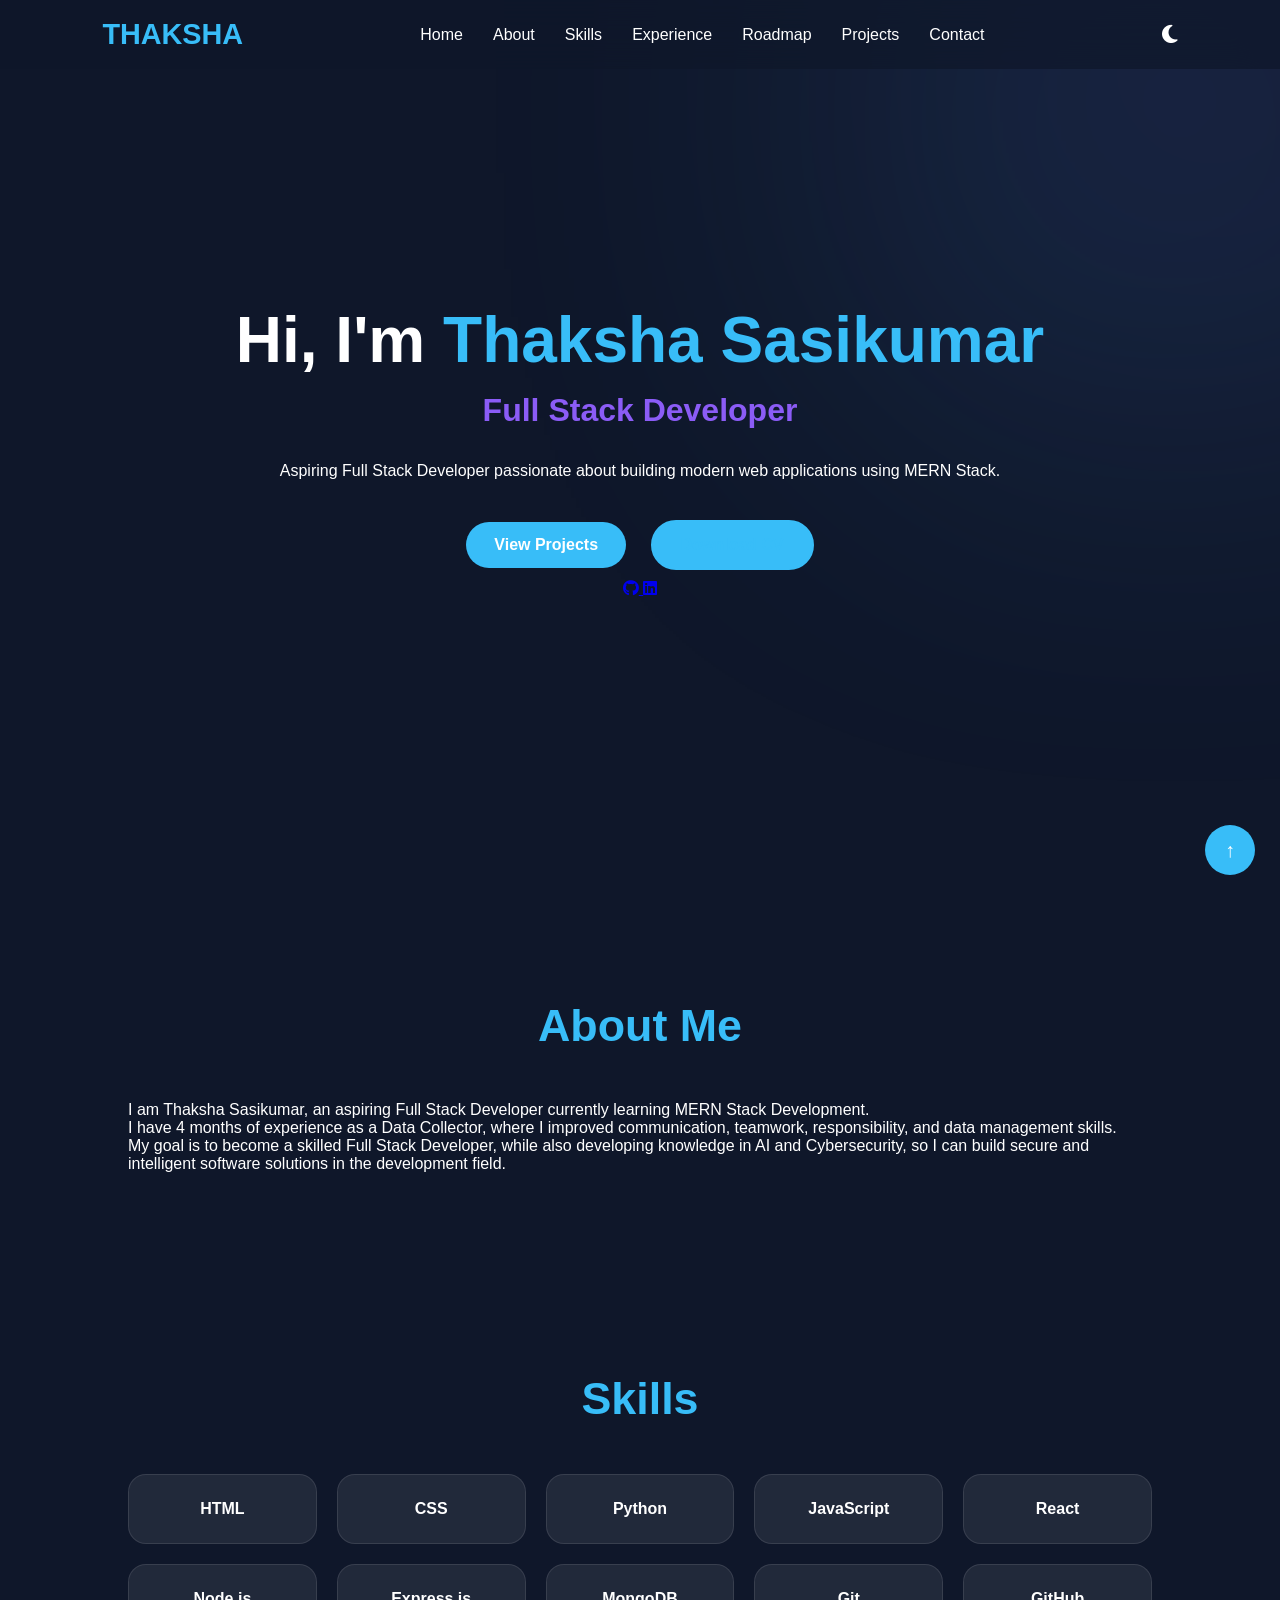
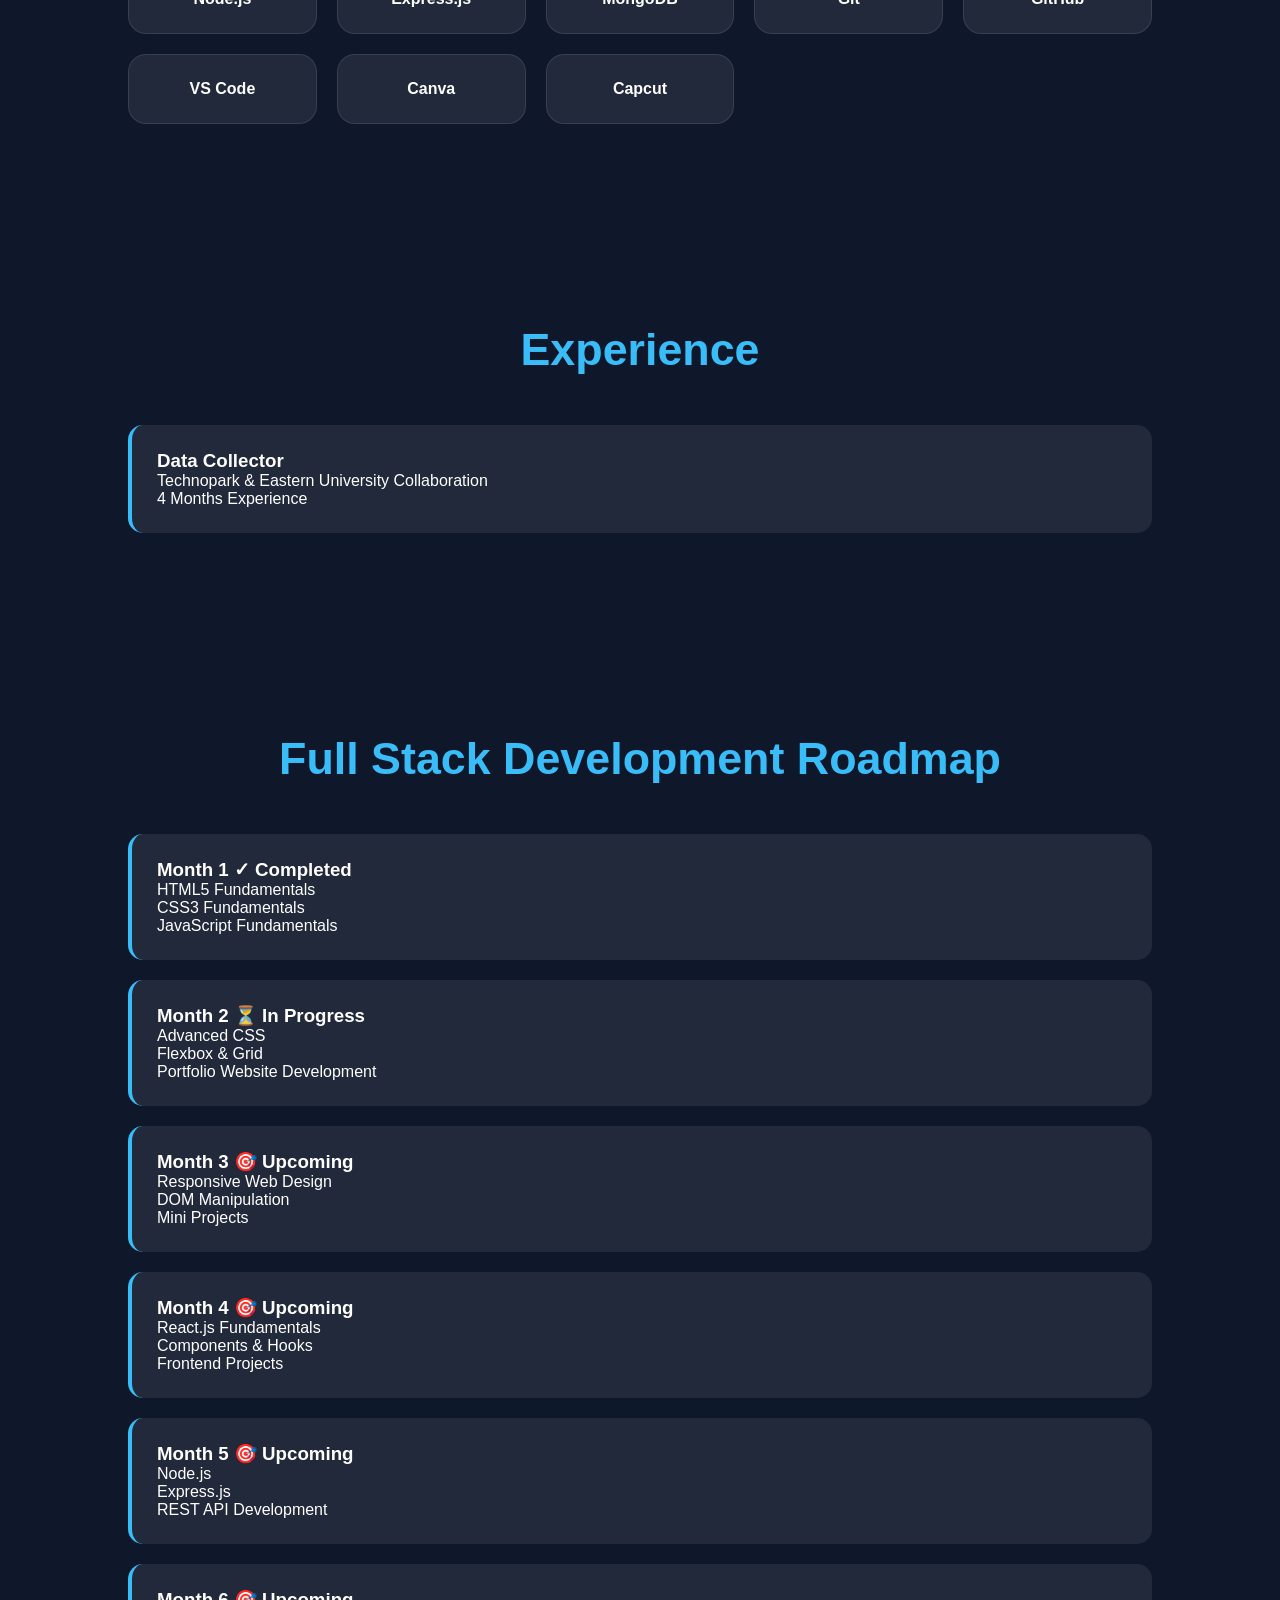
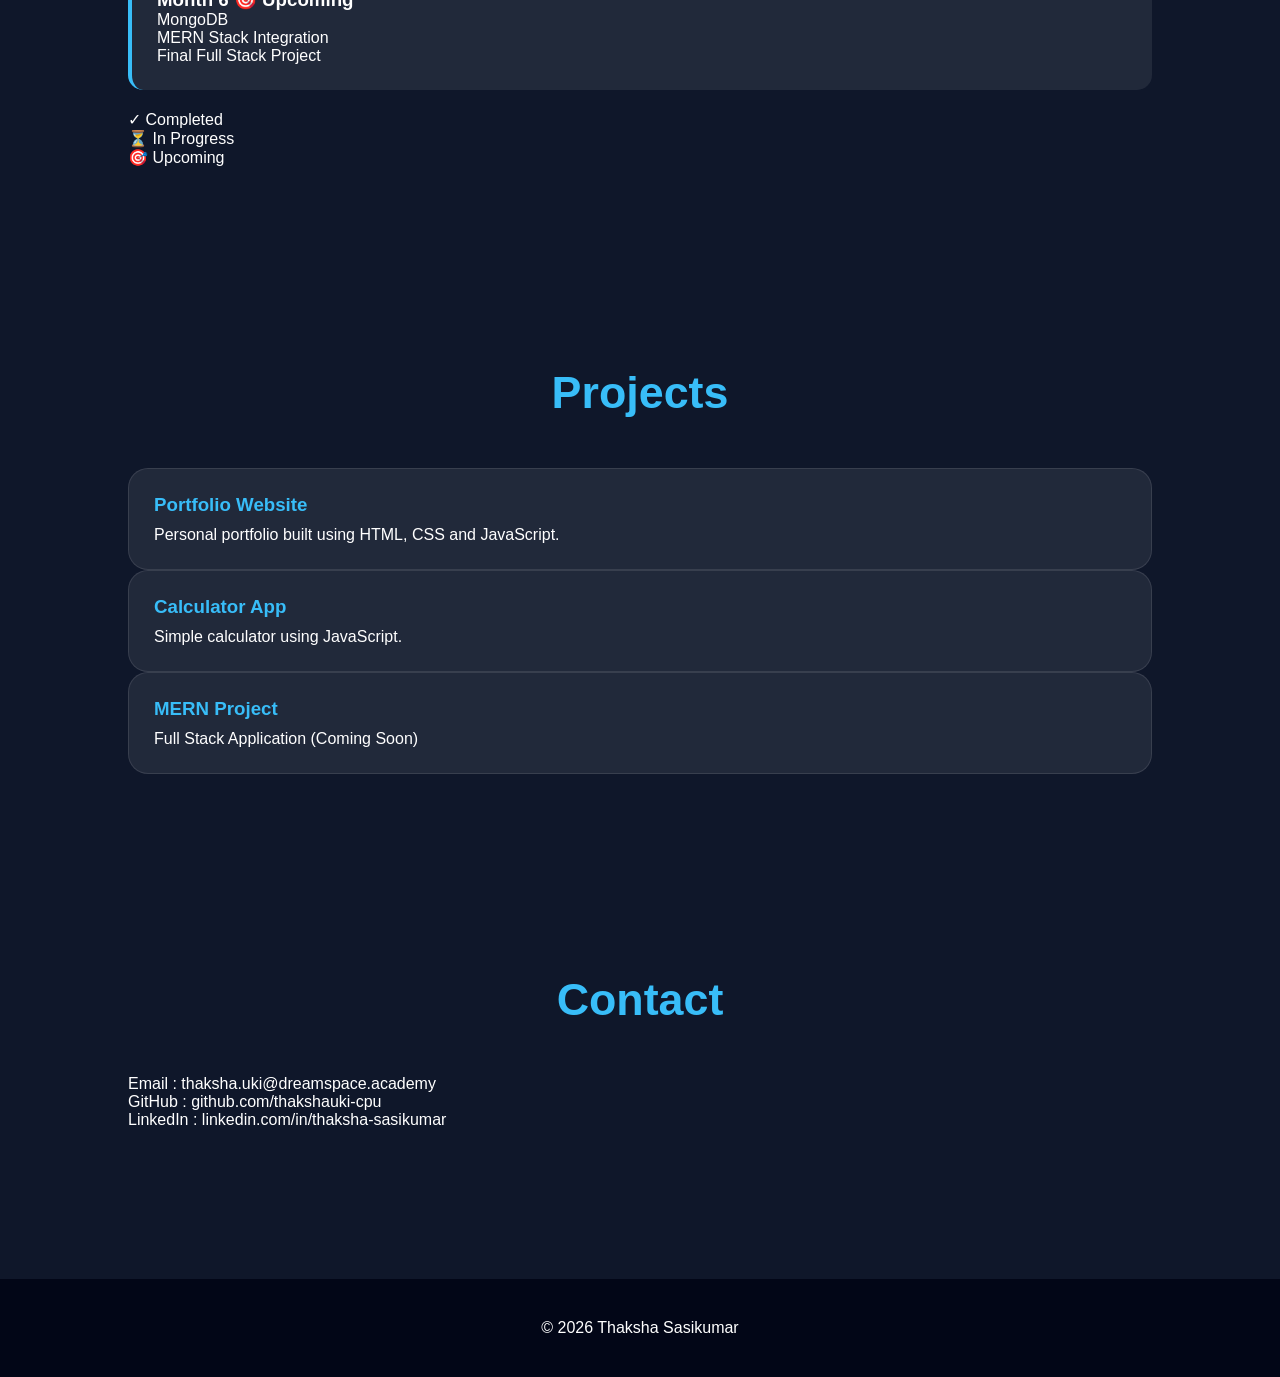
<file: index.html>
<!DOCTYPE html>
<html lang="en">
<head>
    <meta charset="UTF-8">
    <meta name="viewport" content="width=device-width, initial-scale=1.0">
    <title>Thaksha Sasikumar | Portfolio</title>

    <link rel="stylesheet" href="style.css">

     <link
    rel="stylesheet"
    href="https://cdnjs.cloudflare.com/ajax/libs/font-awesome/6.5.2/css/all.min.css">
</head>
<body>

<!-- NAVBAR -->

<nav class="navbar">
    <div class="logo">THAKSHA</div>

    <ul class="nav-links">
        <li><a href="#home">Home</a></li>
        <li><a href="#about">About</a></li>
        <li><a href="#skills">Skills</a></li>
        <li><a href="#experience">Experience</a></li>
        <li><a href="#roadmap">Roadmap</a></li>
        <li><a href="#projects">Projects</a></li>
        <li><a href="#contact">Contact</a></li>
    </ul>

    <button id="theme-toggle">
        <i class="fas fa-moon"></i>
    </button>
</nav>

<!-- HERO -->

<section id="home" class="hero">

    <div class="hero-content">

        <h1>Hi, I'm <span>Thaksha Sasikumar</span></h1>

        <h2>
            <span class="typing"></span>
        </h2>

        <p>
            Aspiring Full Stack Developer passionate about
            building modern web applications using MERN Stack.
        </p>

        <div class="hero-buttons">

            <a href="#projects" class="btn">
                View Projects
            </a>

            <a href="resume.pdf" class="btn btn-outline">
                Download CV
            </a>

        </div>

        <div class="socials">

            <a href="#">
                <i class="fab fa-github"></i>
            </a>

            <a href="#">
                <i class="fab fa-linkedin"></i>
            </a>

        </div>

    </div>

</section>

<!-- ABOUT -->

<section id="about">

    <h2 class="section-title">About Me</h2>

    <div class="card">

        <p>
            I am Thaksha Sasikumar, an aspiring Full Stack
            Developer currently learning MERN Stack
            Development.<br>

            I have 4 months of experience as a Data Collector,
            where I improved communication, teamwork,
            responsibility, and data management skills.<br>

            My goal is to become a skilled Full Stack Developer, while also developing
             knowledge in AI and Cybersecurity, so I can build secure and intelligent
              software solutions in the development field.
        </p>

    </div>

</section>

<!-- SKILLS -->

<section id="skills">

    <h2 class="section-title">Skills</h2>

    <div class="skills-grid">

        <div class="skill-card">HTML</div>
        <div class="skill-card">CSS</div>
        <div class="skill-card">Python</div>
        <div class="skill-card">JavaScript</div>
        <div class="skill-card">React</div>
        <div class="skill-card">Node.js</div>
        <div class="skill-card">Express.js</div>
        <div class="skill-card">MongoDB</div>
        <div class="skill-card">Git</div>
        <div class="skill-card">GitHub</div>
        <div class="skill-card">VS Code</div>
        <div class="skill-card">Canva</div>
        <div class="skill-card">Capcut</div>


    </div>

</section>

<!-- EXPERIENCE -->

<section id="experience">

    <h2 class="section-title">Experience</h2>

    <div class="timeline">

        <div class="timeline-item">

            <h3>Data Collector</h3>

            <p>
                Technopark & Eastern University Collaboration
            </p>

            <p>
                4 Months Experience
            </p>

        </div>

    </div>

</section>

<!-- ROADMAP -->

<section id="roadmap">

    <h2 class="section-title">
        Full Stack Development Roadmap
    </h2>

    <div class="timeline">

        <div class="timeline-item">
            <h3>Month 1 ✓ Completed</h3>
            <p>HTML5 Fundamentals</p>
            <p>CSS3 Fundamentals</p>
            <p>JavaScript Fundamentals</p> 
          
        </div>

        <div class="timeline-item">
            <h3>Month 2 ⏳ In Progress</h3>
            <p>Advanced CSS</p>
            <p>Flexbox & Grid</p>
            <p>Portfolio Website Development</p>
        </div>

        <div class="timeline-item">
            <h3>Month 3 🎯 Upcoming</h3>
             <p>Responsive Web Design</p>
            <p>DOM Manipulation</p>
            <p>Mini Projects</p>
        </div>

        <div class="timeline-item">
            <h3>Month 4 🎯 Upcoming</h3>
            <p>React.js Fundamentals</p>
            <p>Components & Hooks</p>
            <p>Frontend Projects</p>
        </div>

        <div class="timeline-item">
            <h3>Month 5 🎯 Upcoming</h3>
            <p>Node.js</p>
            <p>Express.js</p>
            <p>REST API Development</p>
        </div>

        <div class="timeline-item">
            <h3>Month 6 🎯 Upcoming</h3>
            <p>MongoDB</p>
            <p>MERN Stack Integration</p>
            <p>Final Full Stack Project</p>
        </div>
        <div class="roadmap-status">
    <p>✓ Completed</p>
    <p>⏳ In Progress</p>
    <p>🎯 Upcoming</p>
</div>

    </div>

</section>

<!-- PROJECTS -->

<section id="projects">

    <h2 class="section-title">
        Projects
    </h2>

    <div class="project-grid">

        <div class="project-card">

            <h3>Portfolio Website</h3>

            <p>
                Personal portfolio built using
                HTML, CSS and JavaScript.
            </p>

        </div>

        <div class="project-card">

            <h3>Calculator App</h3>

            <p>
                Simple calculator using JavaScript.
            </p>

        </div>

        <div class="project-card">

            <h3>MERN Project</h3>

            <p>
                Full Stack Application
                (Coming Soon)
            </p>

        </div>

    </div>

</section>

<!-- CONTACT -->

<section id="contact">

    <h2 class="section-title">
        Contact
    </h2>

    <div class="card">

        <p>Email : thaksha.uki@dreamspace.academy</p>

        <p>
            GitHub :
            github.com/thakshauki-cpu
        </p>

        <p>
            LinkedIn :
            linkedin.com/in/thaksha-sasikumar
        </p>

    </div>

</section>

<footer>

    <p>
        © 2026 Thaksha Sasikumar
    </p>

</footer>

<button id="topBtn">
    ↑
</button>

<script src="script.js"></script>

</body>
</html>
</file>
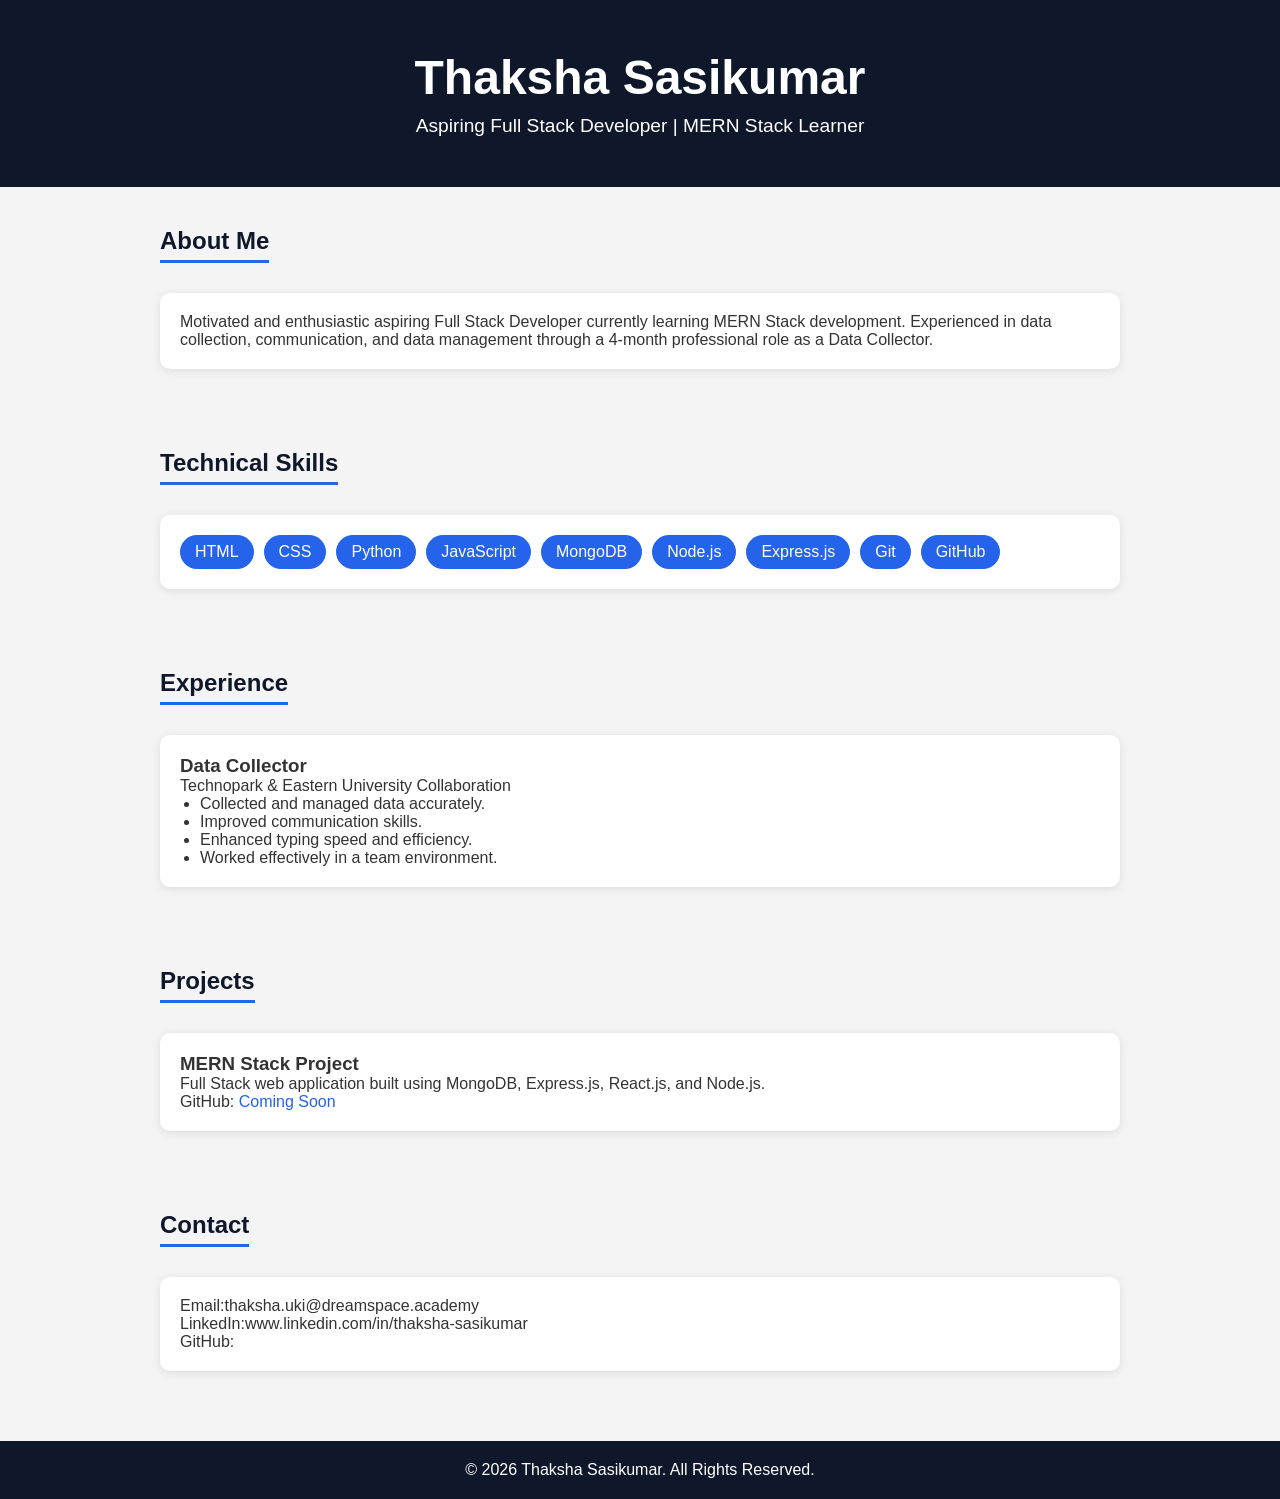
<file: portfoli.html>
<!DOCTYPE html>
<html lang="en">
<head>
    <meta charset="UTF-8">
    <meta name="viewport" content="width=device-width, initial-scale=1.0">
    <title>Thaksha Sasikumar | Portfolio</title>

    <style>
        *{
            margin:0;
            padding:0;
            box-sizing:border-box;
            font-family:Arial, sans-serif;
        }

        body{
            background:#f4f4f4;
            color:#333;
        }

        header{
            background:#0f172a;
            color:white;
            text-align:center;
            padding:50px 20px;
        }

        header h1{
            font-size:3rem;
        }

        header p{
            margin-top:10px;
            font-size:1.2rem;
        }

        section{
            max-width:1000px;
            margin:auto;
            padding:40px 20px;
        }

        h2{
            color:#0f172a;
            margin-bottom:15px;
            border-bottom:3px solid #2563eb;
            display:inline-block;
            padding-bottom:5px;
        }

        .card{
            background:white;
            padding:20px;
            margin-top:15px;
            border-radius:10px;
            box-shadow:0 2px 10px rgba(0,0,0,0.1);
        }

        ul{
            margin-left:20px;
        }

        .skills{
            display:flex;
            flex-wrap:wrap;
            gap:10px;
        }

        .skill{
            background:#2563eb;
            color:white;
            padding:8px 15px;
            border-radius:20px;
        }

        footer{
            text-align:center;
            background:#0f172a;
            color:white;
            padding:20px;
            margin-top:30px;
        }

        a{
            color:#2563eb;
            text-decoration:none;
        }
    </style>
</head>
<body>

<header>
    <h1>Thaksha Sasikumar</h1>
    <p>Aspiring Full Stack Developer | MERN Stack Learner</p>
</header>

<section>
    <h2>About Me</h2>

    <div class="card">
        <p>
            Motivated and enthusiastic aspiring Full Stack Developer
            currently learning MERN Stack development. Experienced in
            data collection, communication, and data management through
            a 4-month professional role as a Data Collector.
        </p>
    </div>
</section>

<section>
    <h2>Technical Skills</h2>

    <div class="card skills">
        <span class="skill">HTML</span>
        <span class="skill">CSS</span>
         <span class="skill">Python</span>
        <span class="skill">JavaScript</span>
        <span class="skill">MongoDB</span>
        <span class="skill">Node.js</span>
        <span class="skill">Express.js</span>
        <span class="skill">Git</span>
        <span class="skill">GitHub</span>
    </div>
</section>

<section>
    <h2>Experience</h2>

    <div class="card">
        <h3>Data Collector</h3>
        <p>Technopark & Eastern University Collaboration</p>

        <ul>
            <li>Collected and managed data accurately.</li>
            <li>Improved communication skills.</li>
            <li>Enhanced typing speed and efficiency.</li>
            <li>Worked effectively in a team environment.</li>
        </ul>
    </div>
</section>

<section>
    <h2>Projects</h2>

    <div class="card">
        <h3>MERN Stack Project</h3>
        <p>
            Full Stack web application built using
            MongoDB, Express.js, React.js, and Node.js.
        </p>

        <p>
            GitHub: <a href="#">Coming Soon</a>
        </p>
    </div>
</section>

<section>
    <h2>Contact</h2>

    <div class="card">
        <p>Email:thaksha.uki@dreamspace.academy</p>
        <p>LinkedIn:www.linkedin.com/in/thaksha-sasikumar</p>
        <p>GitHub:</p>
    </div>
</section>

<footer>
    <p>© 2026 Thaksha Sasikumar. All Rights Reserved.</p>
</footer>

</body>
</html>
</file>
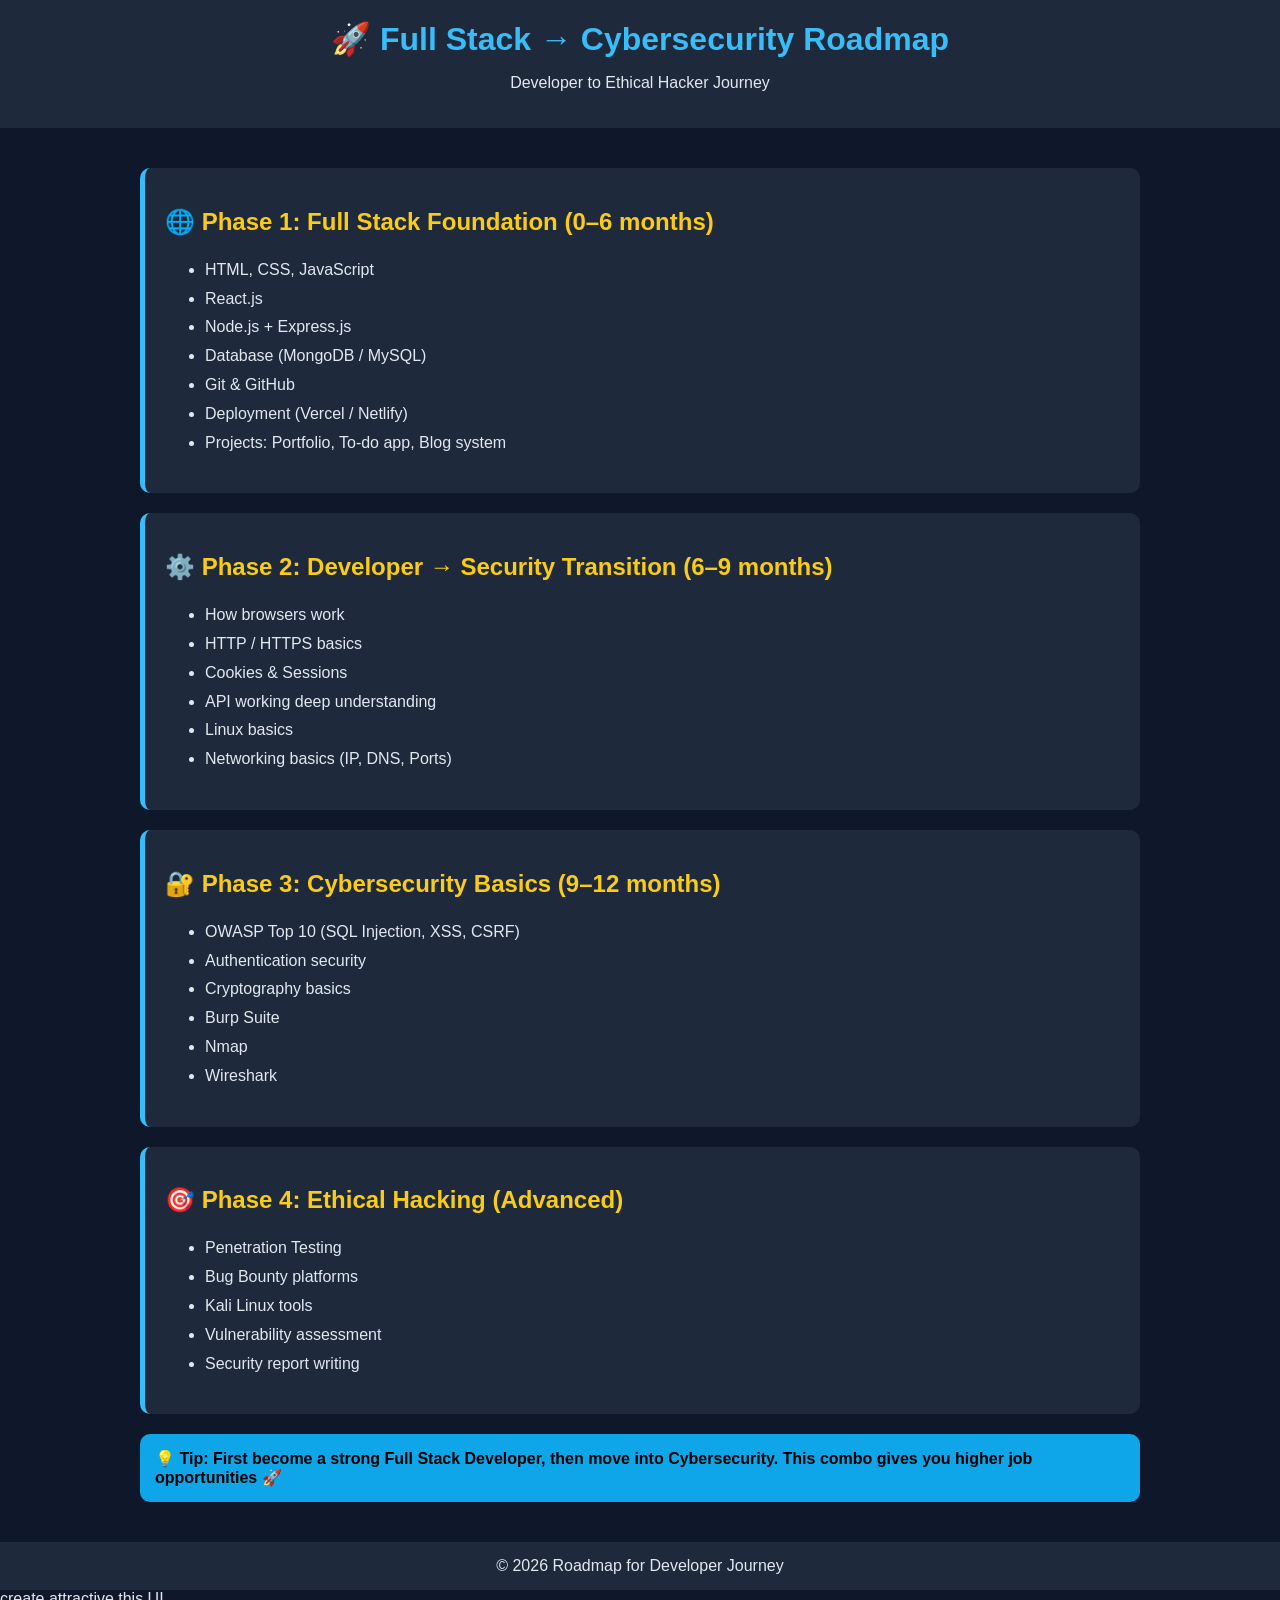
<file: roadmap(2).html>
<!DOCTYPE html>
<html lang="ta">
<head>
<meta charset="UTF-8">
<meta name="viewport" content="width=device-width, initial-scale=1.0">
<title>Full Stack → Cybersecurity Roadmap</title>
<style>
    body {
        font-family: Arial, sans-serif;
        margin: 0;
        background: 
#0f172a;
        color: 
#e2e8f0;
    }
    header {
        background: 
#1e293b;
        padding: 20px;
        text-align: center;
    }
    header h1 {
        margin: 0;
        color: 
#38bdf8;
    }
    .container {
        padding: 20px;
        max-width: 1000px;
        margin: auto;
    }
    .phase {
        background: 
#1e293b;
        margin: 20px 0;
        padding: 20px;
        border-radius: 10px;
        border-left: 5px solid 
#38bdf8;
    }
    .phase h2 {
        color: 
#facc15;
    }
    ul {
        line-height: 1.8;
    }
    .note {
        background: 
#0ea5e9;
        padding: 15px;
        border-radius: 10px;
        margin-top: 20px;
        color: black;
        font-weight: bold;
    }
    footer {
        text-align: center;
        padding: 15px;
        background: 
#1e293b;
        margin-top: 20px;
    }
</style>
</head>
<body>
<header>
    <h1>🚀 Full Stack → Cybersecurity Roadmap</h1>
    <p>Developer to Ethical Hacker Journey</p>
</header>
<div class="container">
    <div class="phase">
        <h2>🌐 Phase 1: Full Stack Foundation (0–6 months)</h2>
        <ul>
            <li>HTML, CSS, JavaScript</li>
            <li>React.js</li>
            <li>Node.js + Express.js</li>
            <li>Database (MongoDB / MySQL)</li>
            <li>Git & GitHub</li>
            <li>Deployment (Vercel / Netlify)</li>
            <li>Projects: Portfolio, To-do app, Blog system</li>
        </ul>
    </div>
    <div class="phase">
        <h2>⚙️ Phase 2: Developer → Security Transition (6–9 months)</h2>
        <ul>
            <li>How browsers work</li>
            <li>HTTP / HTTPS basics</li>
            <li>Cookies & Sessions</li>
            <li>API working deep understanding</li>
            <li>Linux basics</li>
            <li>Networking basics (IP, DNS, Ports)</li>
        </ul>
    </div>
    <div class="phase">
        <h2>🔐 Phase 3: Cybersecurity Basics (9–12 months)</h2>
        <ul>
            <li>OWASP Top 10 (SQL Injection, XSS, CSRF)</li>
            <li>Authentication security</li>
            <li>Cryptography basics</li>
            <li>Burp Suite</li>
            <li>Nmap</li>
            <li>Wireshark</li>
        </ul>
    </div>
    <div class="phase">
        <h2>🎯 Phase 4: Ethical Hacking (Advanced)</h2>
        <ul>
            <li>Penetration Testing</li>
            <li>Bug Bounty platforms</li>
            <li>Kali Linux tools</li>
            <li>Vulnerability assessment</li>
            <li>Security report writing</li>
        </ul>
    </div>
    <div class="note">
        💡 Tip: First become a strong Full Stack Developer, then move into Cybersecurity.  
        This combo gives you higher job opportunities 🚀
    </div>
</div>
<footer>
    © 2026 Roadmap for Developer Journey
</footer>
</body>
</html> create attractive this UI
</file>
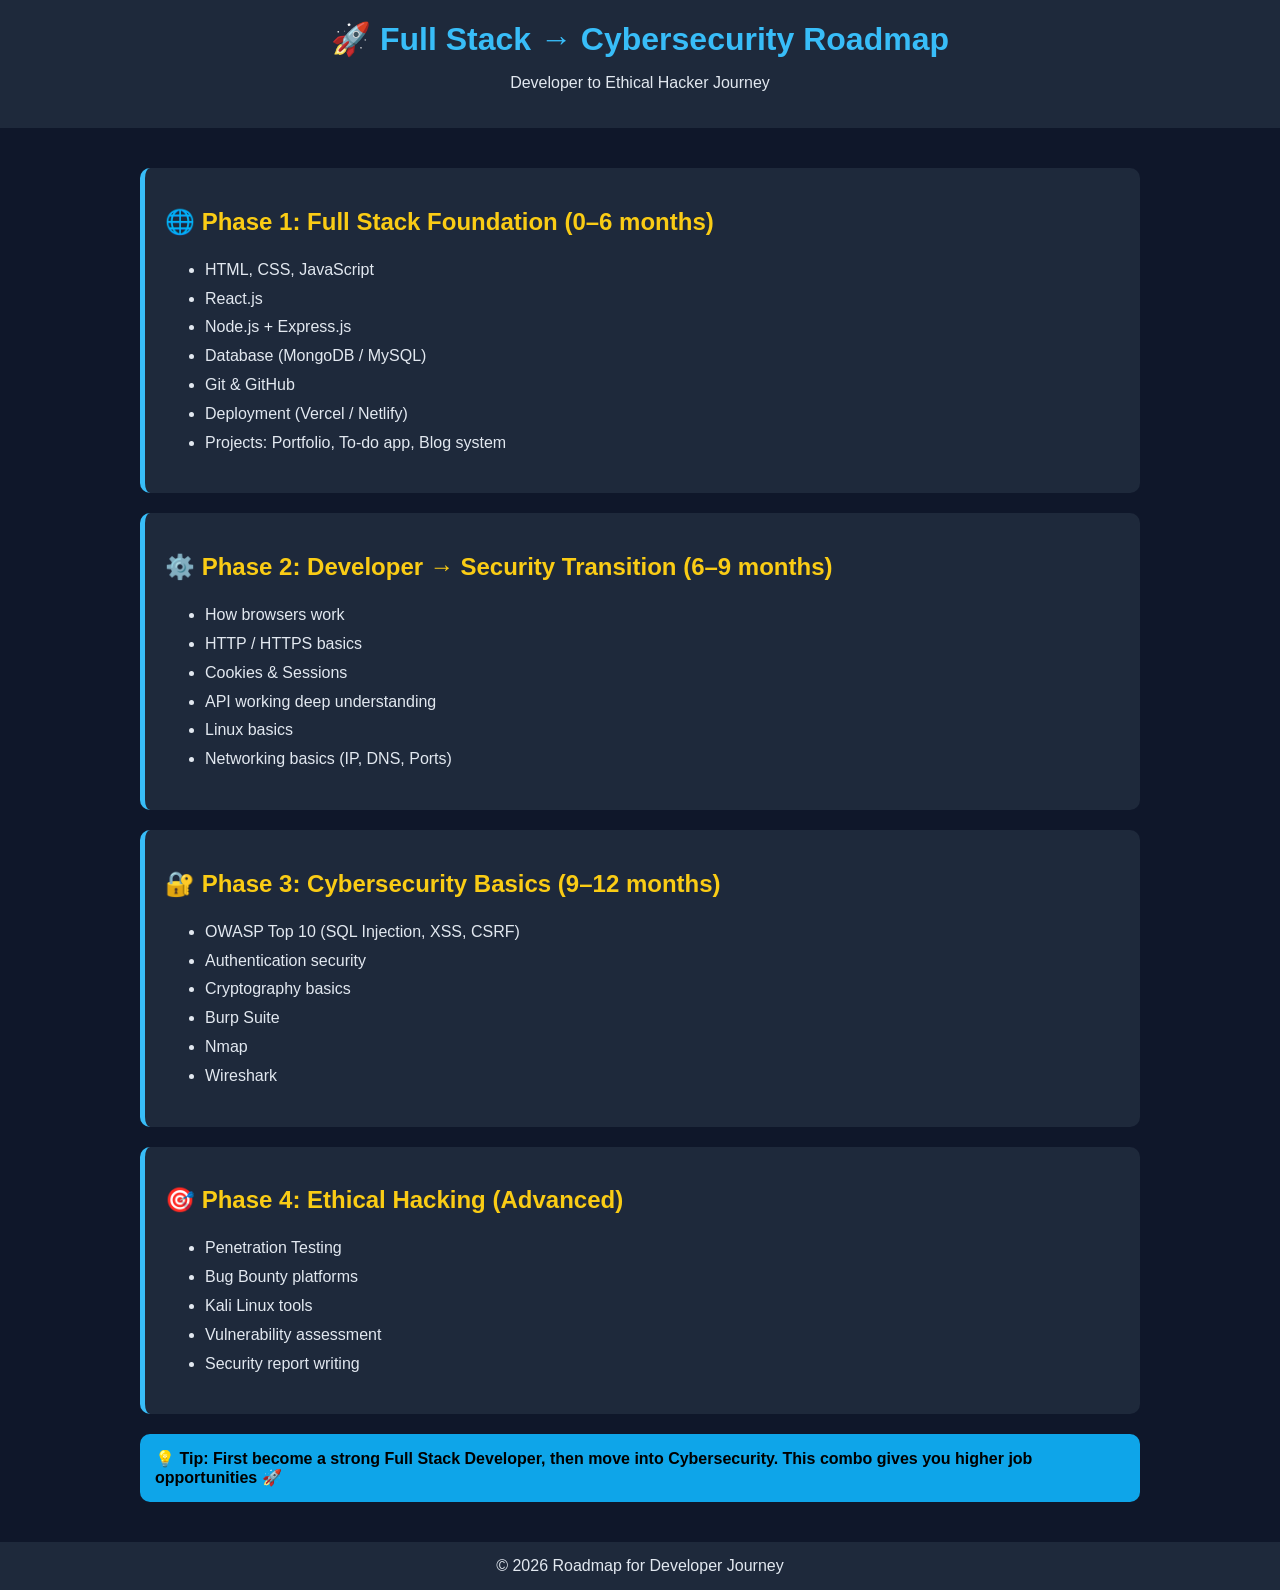
<file: roadmap.html>
<!DOCTYPE html>
<html lang="ta">
<head>
<meta charset="UTF-8">
<meta name="viewport" content="width=device-width, initial-scale=1.0">
<title>Full Stack → Cybersecurity Roadmap</title>

<style>
    body {
        font-family: Arial, sans-serif;
        margin: 0;
        background: #0f172a;
        color: #e2e8f0;
    }

    header {
        background: #1e293b;
        padding: 20px;
        text-align: center;
    }

    header h1 {
        margin: 0;
        color: #38bdf8;
    }

    .container {
        padding: 20px;
        max-width: 1000px;
        margin: auto;
    }

    .phase {
        background: #1e293b;
        margin: 20px 0;
        padding: 20px;
        border-radius: 10px;
        border-left: 5px solid #38bdf8;
    }

    .phase h2 {
        color: #facc15;
    }

    ul {
        line-height: 1.8;
    }

    .note {
        background: #0ea5e9;
        padding: 15px;
        border-radius: 10px;
        margin-top: 20px;
        color: black;
        font-weight: bold;
    }

    footer {
        text-align: center;
        padding: 15px;
        background: #1e293b;
        margin-top: 20px;
    }
</style>

</head>

<body>

<header>
    <h1>🚀 Full Stack → Cybersecurity Roadmap</h1>
    <p>Developer to Ethical Hacker Journey</p>
</header>

<div class="container">

    <div class="phase">
        <h2>🌐 Phase 1: Full Stack Foundation (0–6 months)</h2>
        <ul>
            <li>HTML, CSS, JavaScript</li>
            <li>React.js</li>
            <li>Node.js + Express.js</li>
            <li>Database (MongoDB / MySQL)</li>
            <li>Git & GitHub</li>
            <li>Deployment (Vercel / Netlify)</li>
            <li>Projects: Portfolio, To-do app, Blog system</li>
        </ul>
    </div>

    <div class="phase">
        <h2>⚙️ Phase 2: Developer → Security Transition (6–9 months)</h2>
        <ul>
            <li>How browsers work</li>
            <li>HTTP / HTTPS basics</li>
            <li>Cookies & Sessions</li>
            <li>API working deep understanding</li>
            <li>Linux basics</li>
            <li>Networking basics (IP, DNS, Ports)</li>
        </ul>
    </div>

    <div class="phase">
        <h2>🔐 Phase 3: Cybersecurity Basics (9–12 months)</h2>
        <ul>
            <li>OWASP Top 10 (SQL Injection, XSS, CSRF)</li>
            <li>Authentication security</li>
            <li>Cryptography basics</li>
            <li>Burp Suite</li>
            <li>Nmap</li>
            <li>Wireshark</li>
        </ul>
    </div>

    <div class="phase">
        <h2>🎯 Phase 4: Ethical Hacking (Advanced)</h2>
        <ul>
            <li>Penetration Testing</li>
            <li>Bug Bounty platforms</li>
            <li>Kali Linux tools</li>
            <li>Vulnerability assessment</li>
            <li>Security report writing</li>
        </ul>
    </div>

    <div class="note">
        💡 Tip: First become a strong Full Stack Developer, then move into Cybersecurity.  
        This combo gives you higher job opportunities 🚀
    </div>

</div>

<footer>
    © 2026 Roadmap for Developer Journey
</footer>

</body>
</html>
</file>
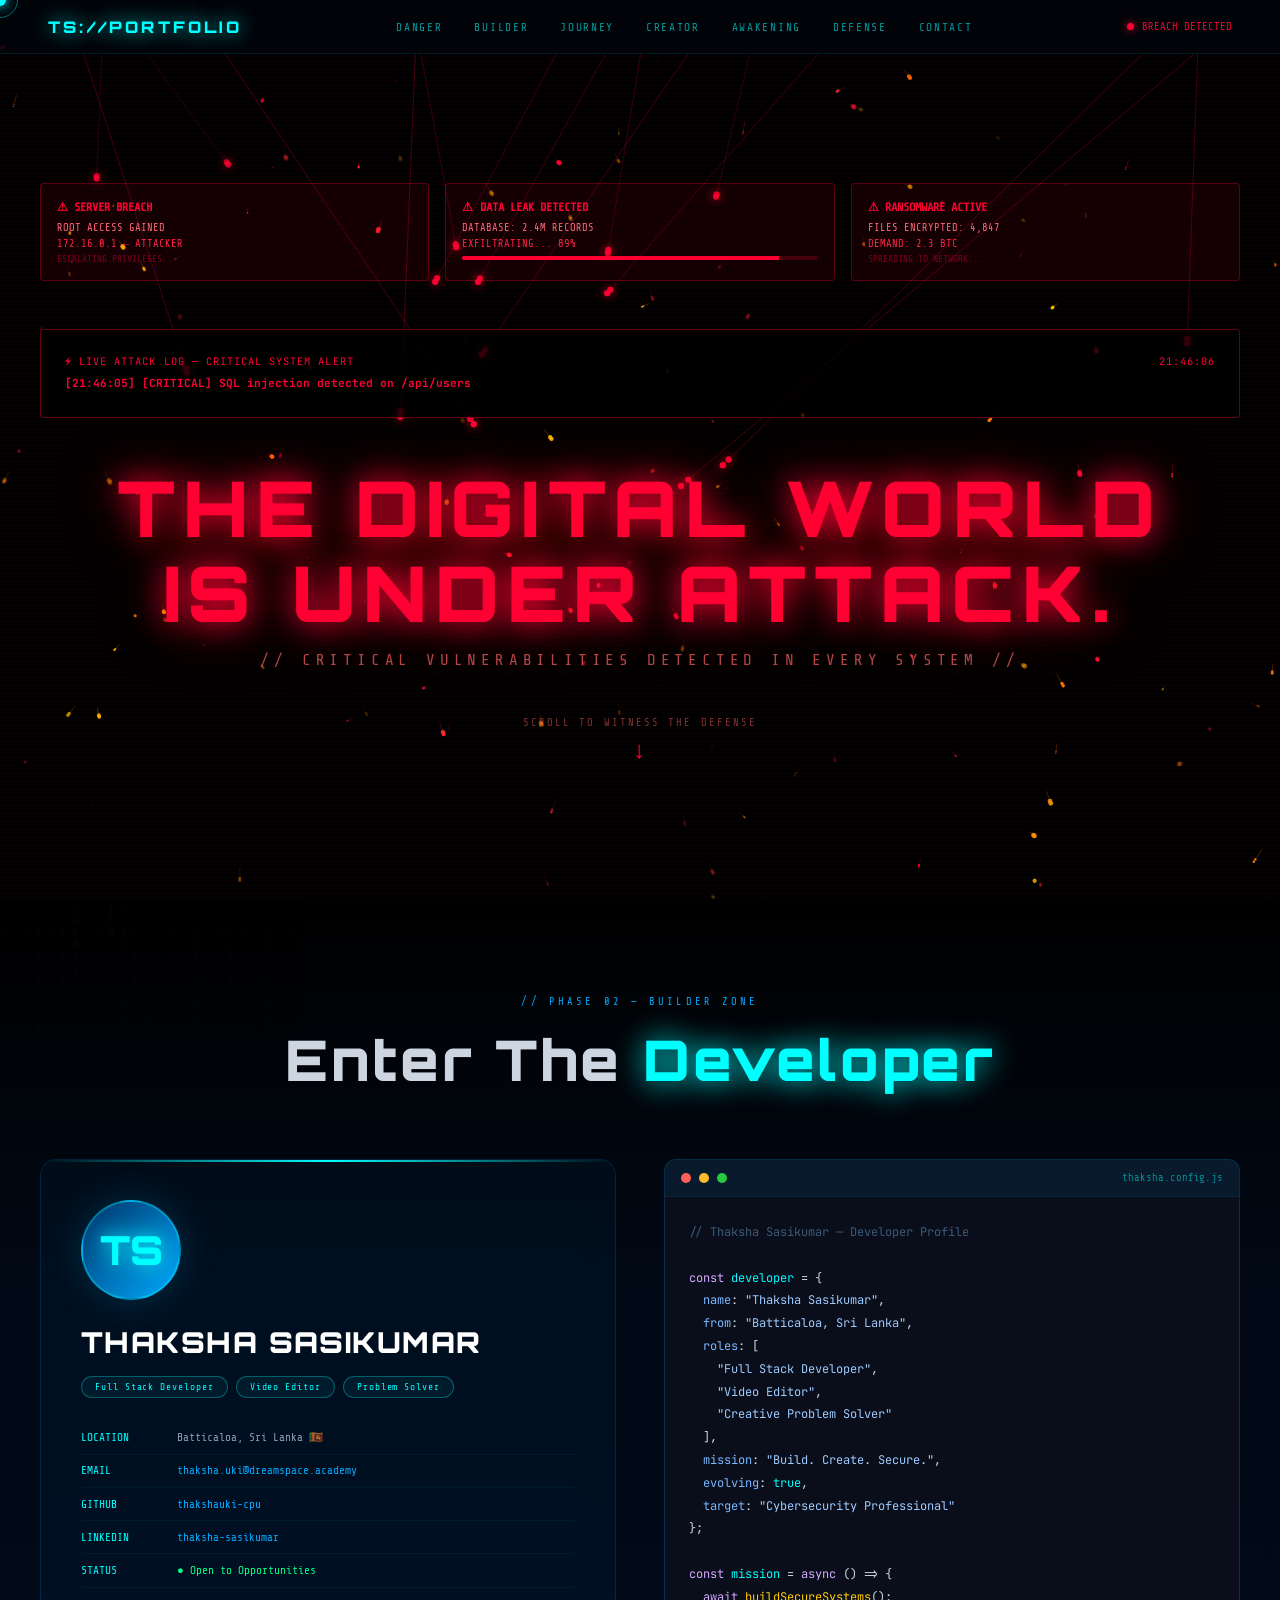
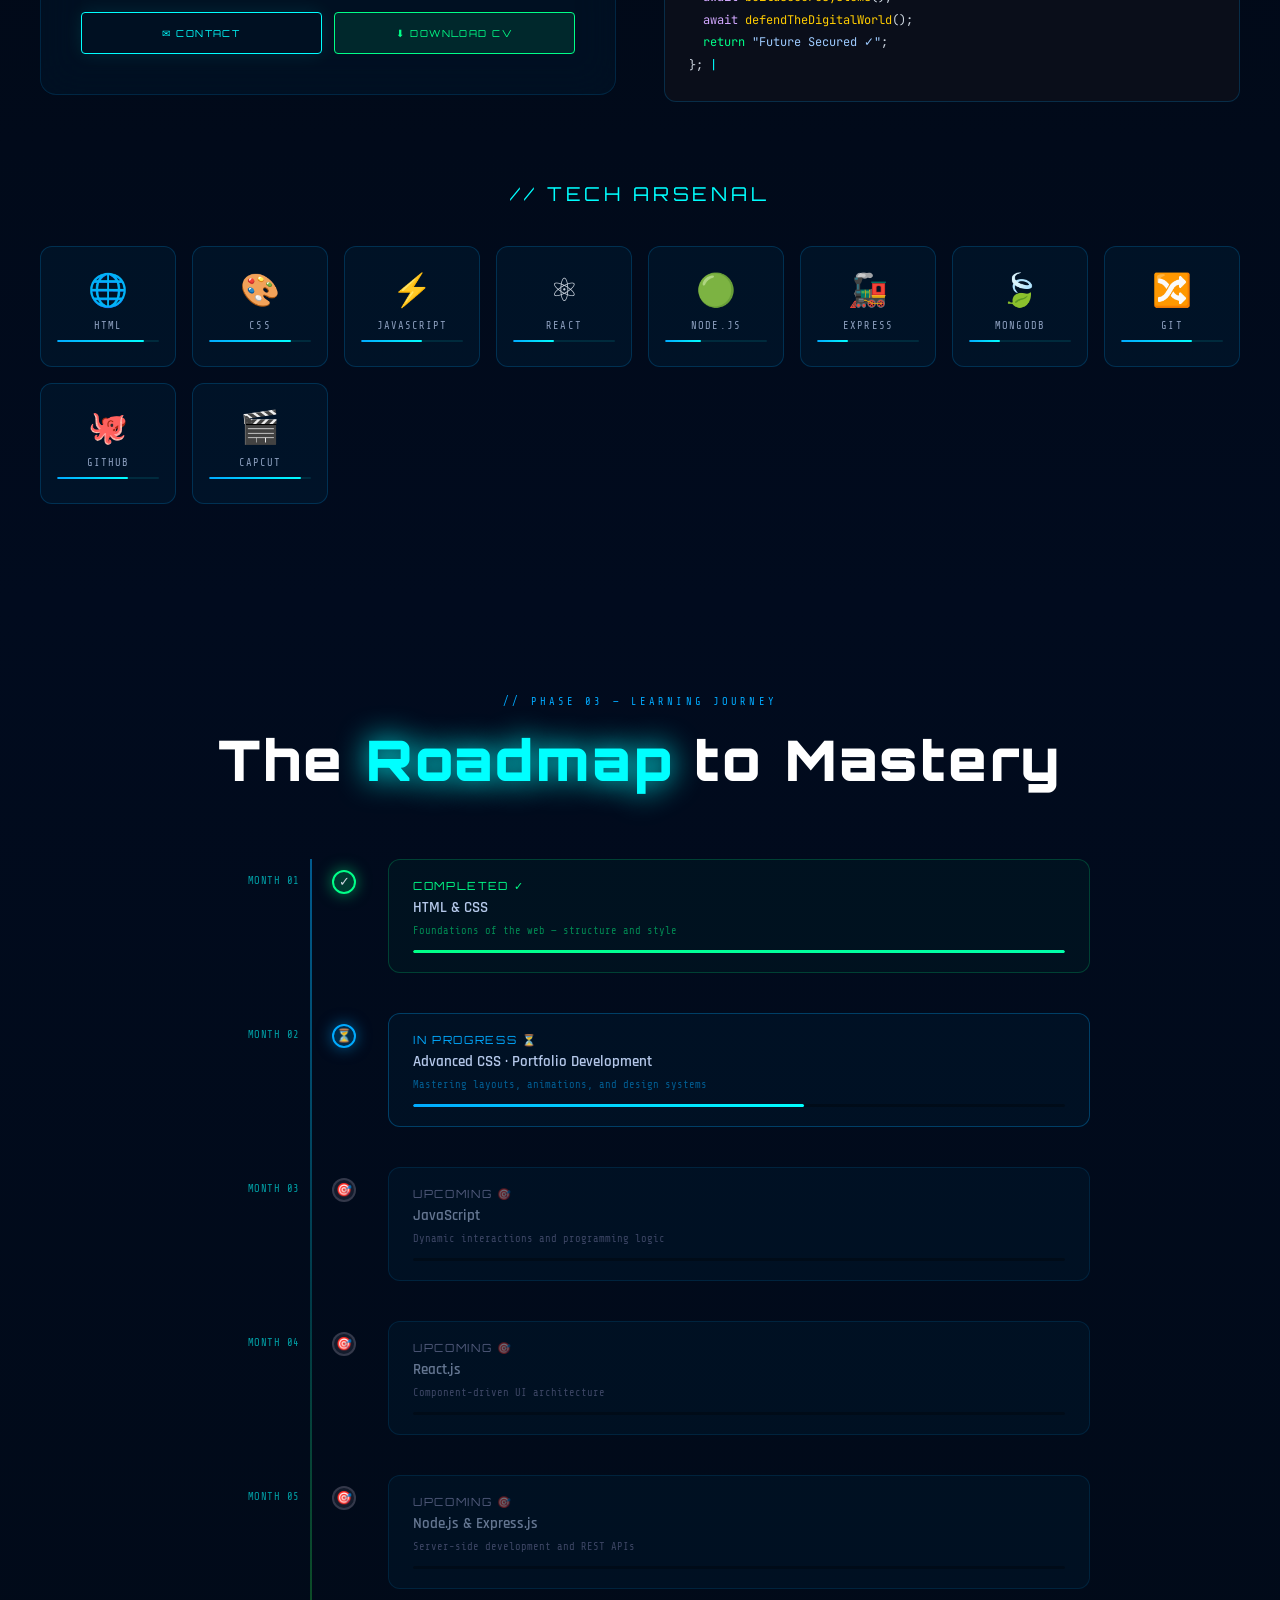
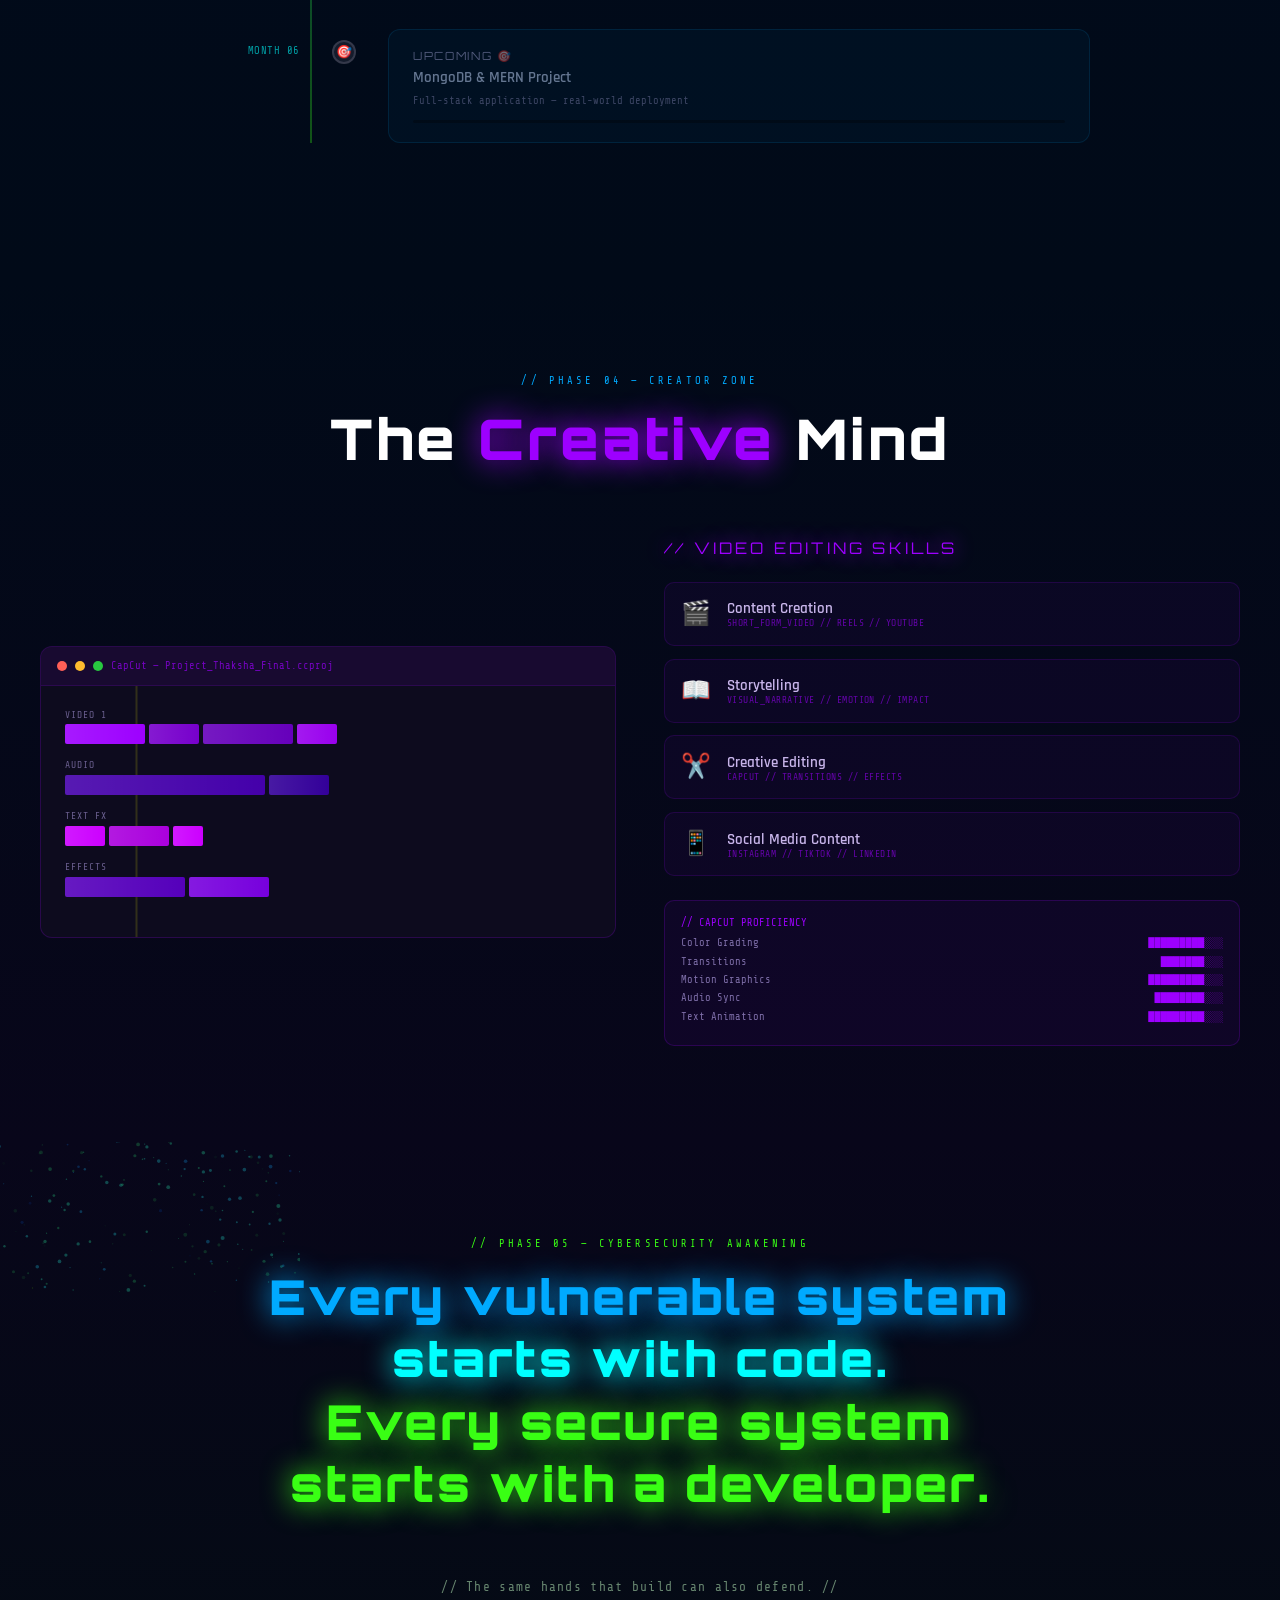
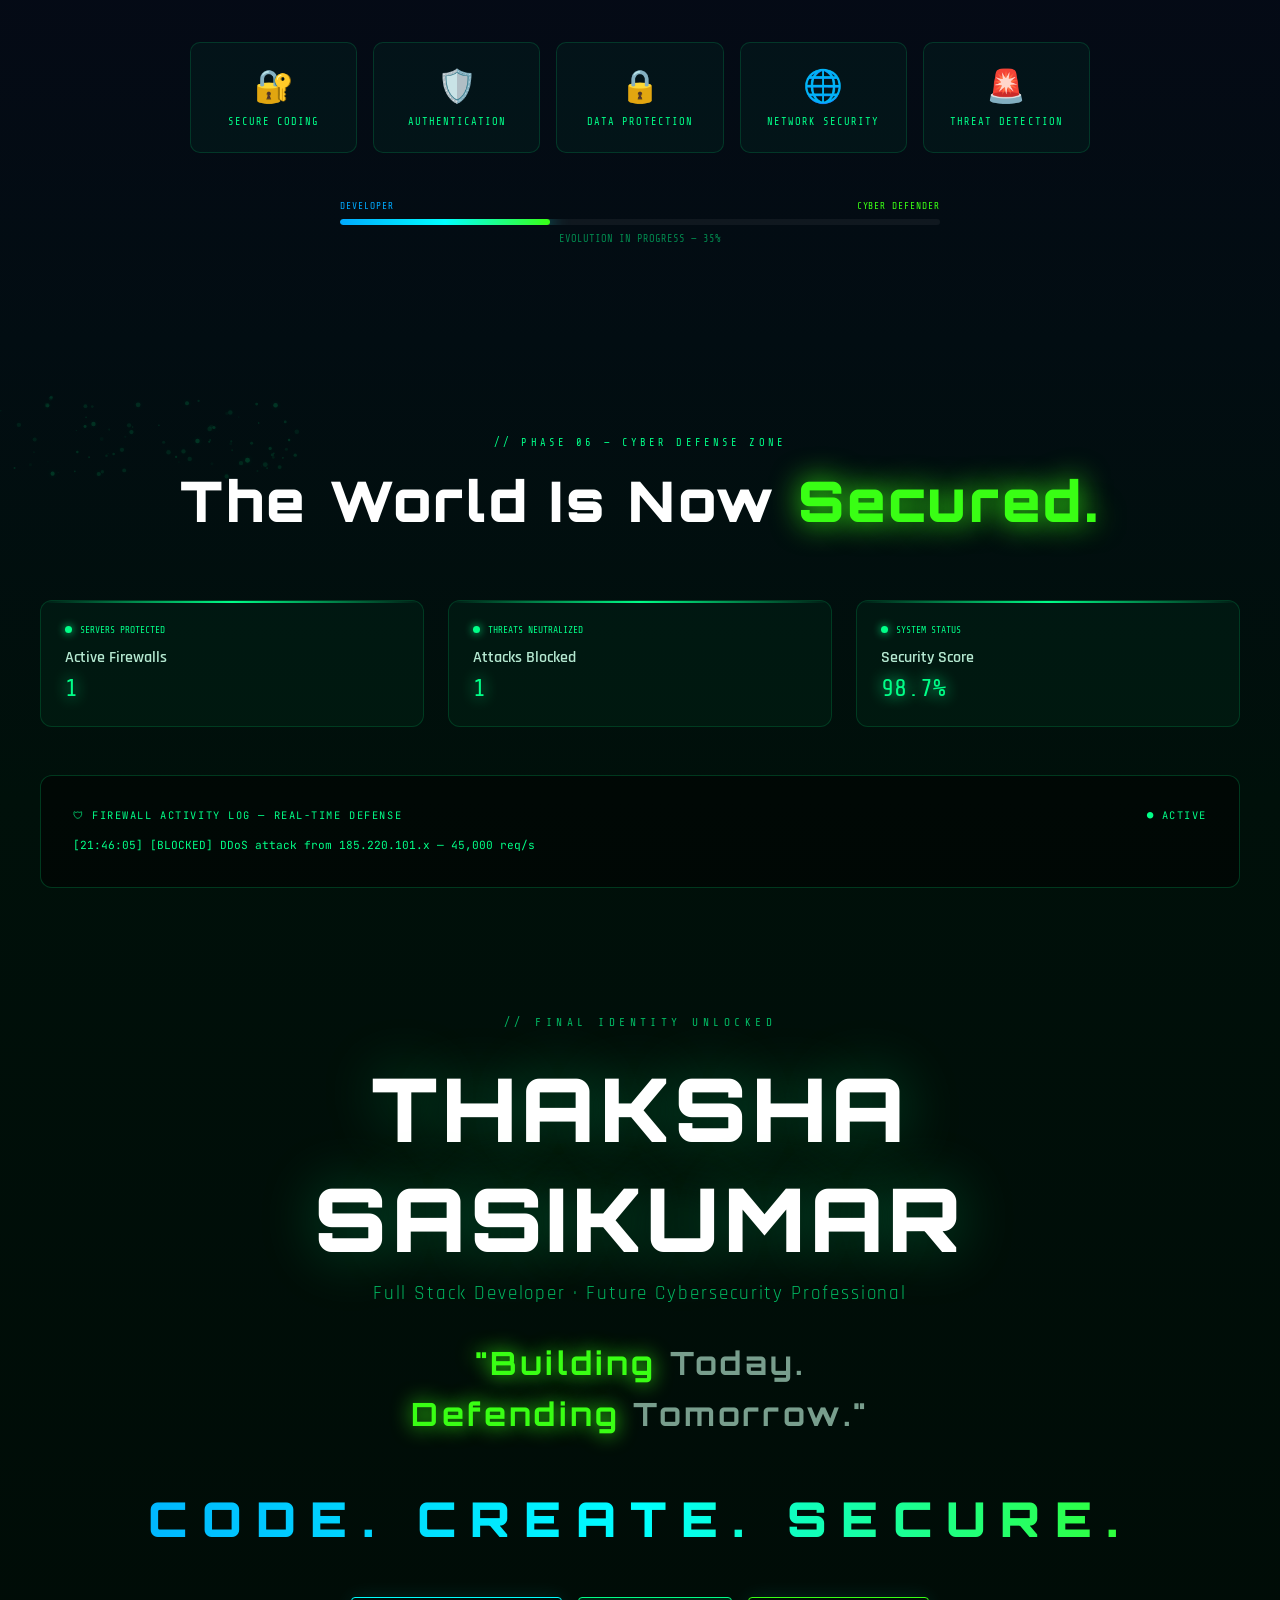
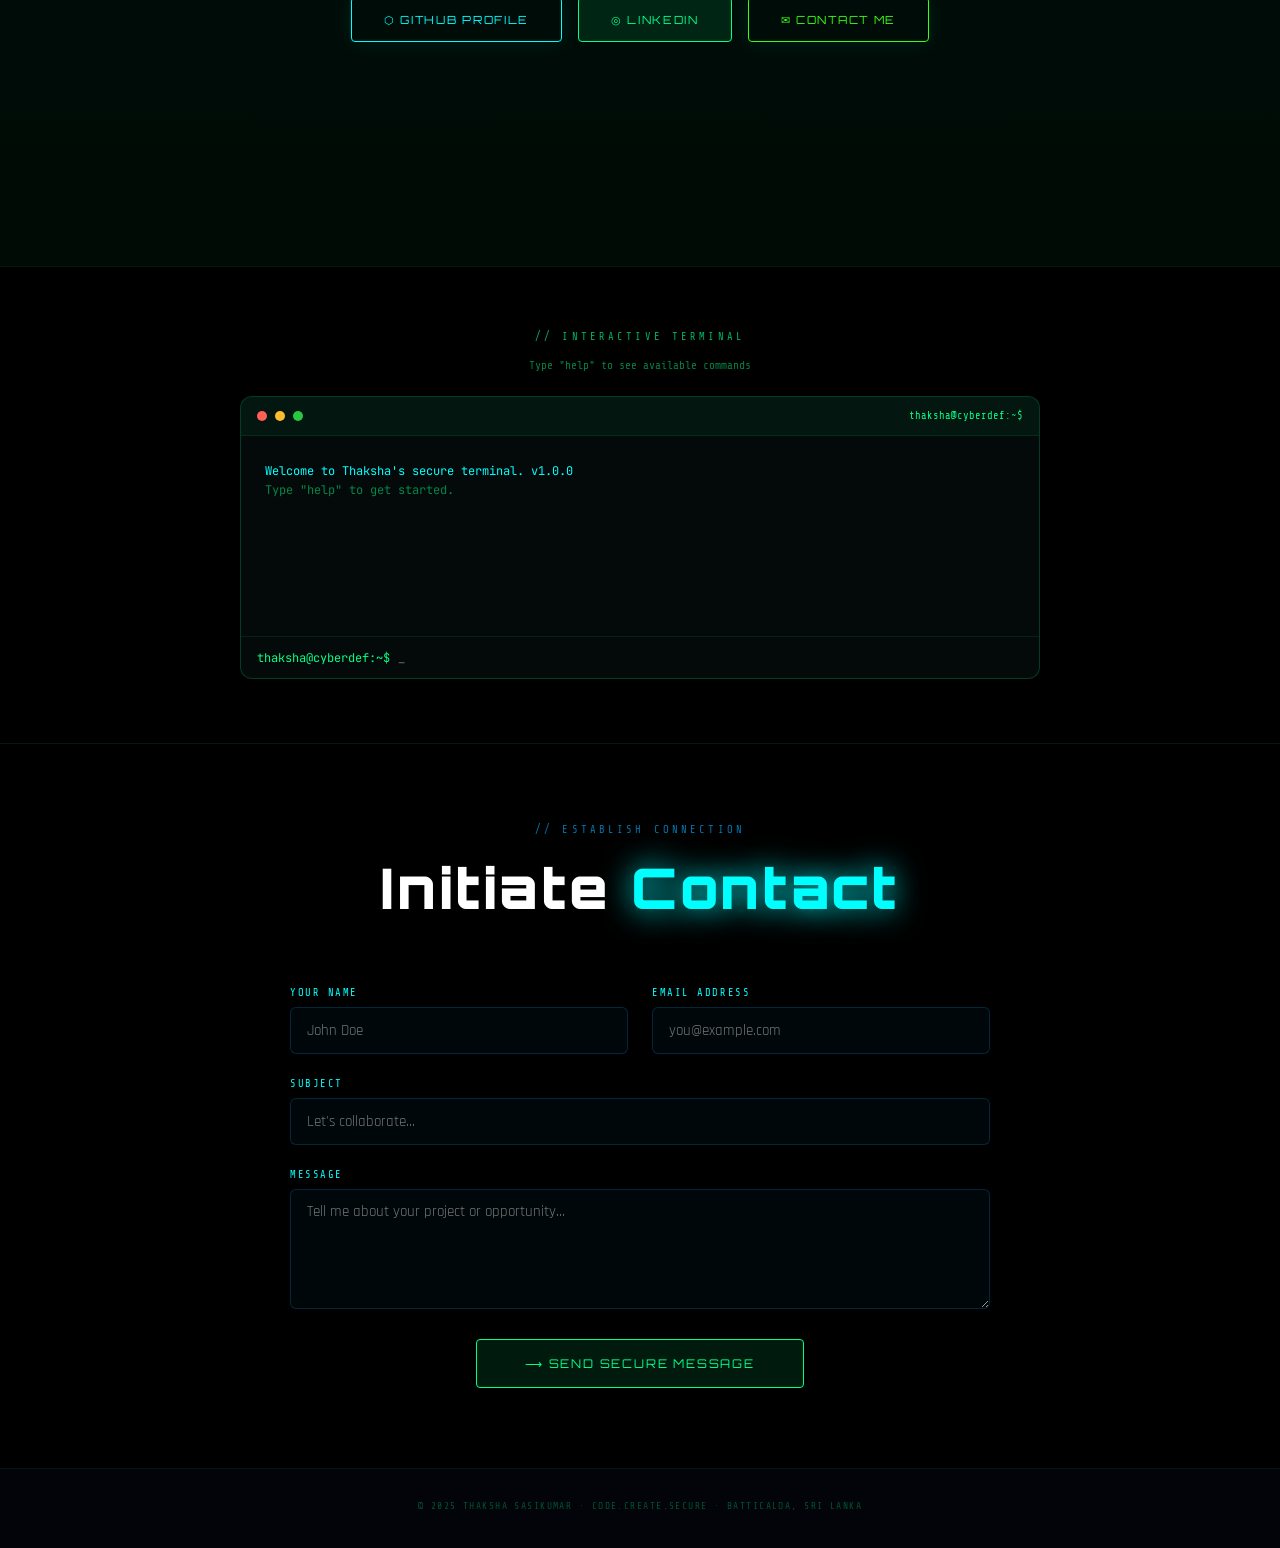
<file: z.html>
<!DOCTYPE html>
<html lang="en">
<head>
<meta charset="UTF-8">
<meta name="viewport" content="width=device-width, initial-scale=1.0">
<title>THAKSHA SASIKUMAR — Code. Create. Secure.</title>
<link rel="preconnect" href="https://fonts.googleapis.com">
<link href="https://fonts.googleapis.com/css2?family=Share+Tech+Mono&family=Orbitron:wght@400;700;900&family=Rajdhani:wght@300;400;600;700&family=JetBrains+Mono:wght@300;400;700&display=swap" rel="stylesheet">
<style>
:root {
  --red: #ff0033;
  --red-dim: #7a0018;
  --orange: #ff4500;
  --yellow: #ffcc00;
  --blue: #00aaff;
  --blue-dark: #003366;
  --cyan: #00ffff;
  --green: #00ff88;
  --green-dark: #003322;
  --neon-green: #39ff14;
  --purple: #9d00ff;
  --dark: #02040a;
  --dark2: #060c14;
  --glass: rgba(0,170,255,0.06);
  --glass-border: rgba(0,170,255,0.15);
  --font-mono: 'Share Tech Mono', monospace;
  --font-display: 'Orbitron', monospace;
  --font-body: 'Rajdhani', sans-serif;
  --font-code: 'JetBrains Mono', monospace;
}

*, *::before, *::after { box-sizing: border-box; margin: 0; padding: 0; }

html { scroll-behavior: smooth; }

body {
  background: var(--dark);
  color: #cdd6e0;
  font-family: var(--font-body);
  overflow-x: hidden;
  cursor: none;
}

/* ── CUSTOM CURSOR ── */
#cursor {
  width: 12px; height: 12px;
  background: var(--cyan);
  border-radius: 50%;
  position: fixed;
  pointer-events: none;
  z-index: 9999;
  transform: translate(-50%,-50%);
  transition: transform 0.1s, background 0.3s;
  box-shadow: 0 0 12px var(--cyan), 0 0 30px rgba(0,255,255,0.3);
}
#cursor-ring {
  width: 36px; height: 36px;
  border: 1px solid rgba(0,255,255,0.4);
  border-radius: 50%;
  position: fixed;
  pointer-events: none;
  z-index: 9998;
  transform: translate(-50%,-50%);
  transition: all 0.15s ease;
}

/* ── SCROLLBAR ── */
::-webkit-scrollbar { width: 4px; }
::-webkit-scrollbar-track { background: #010509; }
::-webkit-scrollbar-thumb { background: var(--cyan); border-radius: 2px; }

/* ── NAV ── */
nav {
  position: fixed; top: 0; left: 0; right: 0; z-index: 1000;
  display: flex; justify-content: space-between; align-items: center;
  padding: 1rem 3rem;
  background: rgba(2,4,10,0.85);
  backdrop-filter: blur(20px);
  border-bottom: 1px solid rgba(0,255,255,0.1);
  transition: all 0.5s;
}
.nav-logo {
  font-family: var(--font-display);
  font-size: 1rem;
  font-weight: 900;
  letter-spacing: 0.2em;
  color: var(--cyan);
  text-shadow: 0 0 20px var(--cyan);
}
.nav-links { display: flex; gap: 2rem; list-style: none; }
.nav-links a {
  font-family: var(--font-mono);
  font-size: 0.7rem;
  color: rgba(0,255,255,0.6);
  text-decoration: none;
  letter-spacing: 0.15em;
  text-transform: uppercase;
  transition: color 0.3s, text-shadow 0.3s;
}
.nav-links a:hover { color: var(--cyan); text-shadow: 0 0 10px var(--cyan); }
.nav-status {
  display: flex; align-items: center; gap: 0.5rem;
  font-family: var(--font-mono); font-size: 0.65rem;
  color: var(--red);
}
.status-dot {
  width: 7px; height: 7px; border-radius: 50%;
  background: var(--red);
  animation: blink 1s infinite;
  box-shadow: 0 0 8px var(--red);
}
.status-dot.secure { background: var(--green); box-shadow: 0 0 8px var(--green); animation: none; }

/* ── SECTIONS ── */
section { position: relative; overflow: hidden; }

/* ── PHASE 1: DANGER ZONE ── */
#phase1 {
  min-height: 100vh;
  background: #000;
  display: flex; flex-direction: column; justify-content: center; align-items: center;
  padding: 80px 2rem 2rem;
  position: relative;
}

/* Particle canvas covers full phase1 */
#danger-canvas {
  position: absolute; inset: 0; width: 100%; height: 100%;
}

/* Red scan line overlay */
#phase1::before {
  content: '';
  position: absolute; inset: 0;
  background: repeating-linear-gradient(0deg, transparent, transparent 2px, rgba(255,0,51,0.02) 2px, rgba(255,0,51,0.02) 4px);
  pointer-events: none; z-index: 2;
  animation: scanlines 8s linear infinite;
}

@keyframes scanlines { 0%{background-position:0 0} 100%{background-position:0 100px} }

.danger-grid {
  display: grid; grid-template-columns: 1fr 1fr 1fr;
  gap: 1rem; width: 100%; max-width: 1200px;
  position: relative; z-index: 3;
  margin-bottom: 3rem;
}

.breach-card {
  background: rgba(255,0,51,0.07);
  border: 1px solid rgba(255,0,51,0.3);
  border-radius: 4px;
  padding: 1rem;
  font-family: var(--font-mono);
  font-size: 0.65rem;
  color: #ff6677;
  animation: cardGlitch 3s infinite;
  position: relative;
  overflow: hidden;
}

.breach-card::before {
  content: '';
  position: absolute; top: 0; left: -100%;
  width: 100%; height: 2px;
  background: linear-gradient(90deg, transparent, var(--red), transparent);
  animation: scanCard 2s linear infinite;
}

@keyframes scanCard { 0%{left:-100%} 100%{left:100%} }

.breach-card .card-title {
  color: var(--red); font-size: 0.75rem;
  display: flex; align-items: center; gap: 0.4rem;
  margin-bottom: 0.5rem; font-weight: bold;
}
.breach-card .card-title::before { content: '⚠'; animation: blink 0.7s infinite; }

@keyframes cardGlitch {
  0%,92%,100%{transform:none;filter:none}
  93%{transform:translateX(2px);filter:hue-rotate(90deg)}
  94%{transform:translateX(-2px);}
  95%{transform:none}
}

.attack-log {
  position: relative; z-index: 3;
  background: rgba(0,0,0,0.8);
  border: 1px solid rgba(255,0,51,0.4);
  border-radius: 4px;
  padding: 1.5rem;
  width: 100%; max-width: 1200px;
  font-family: var(--font-code);
  font-size: 0.7rem;
  max-height: 200px;
  overflow: hidden;
  margin-bottom: 3rem;
}
.attack-log .log-header {
  color: var(--red); margin-bottom: 0.5rem;
  font-size: 0.65rem; letter-spacing: 0.1em;
  display: flex; justify-content: space-between;
}
.log-line { color: #ff4466; margin: 0.2rem 0; animation: fadeInLine 0.5s ease; }
.log-line.warn { color: var(--yellow); }
.log-line.critical { color: var(--red); font-weight: bold; animation: blink 0.5s infinite; }

.hero-danger {
  position: relative; z-index: 3;
  text-align: center;
}
.hero-danger h1 {
  font-family: var(--font-display);
  font-size: clamp(2rem, 6vw, 5rem);
  font-weight: 900;
  color: var(--red);
  text-shadow: 0 0 30px var(--red), 0 0 60px rgba(255,0,51,0.5);
  letter-spacing: 0.1em;
  animation: textGlitch 4s infinite;
  line-height: 1.1;
}
.hero-danger .sub {
  font-family: var(--font-mono);
  font-size: clamp(0.8rem, 2vw, 1rem);
  color: rgba(255,100,100,0.7);
  letter-spacing: 0.3em;
  text-transform: uppercase;
  margin-top: 1rem;
}

@keyframes textGlitch {
  0%,89%,100%{clip-path:none;transform:none;filter:none}
  90%{clip-path:polygon(0 30%,100% 30%,100% 50%,0 50%);transform:translateX(-4px);filter:hue-rotate(90deg)}
  91%{clip-path:polygon(0 60%,100% 60%,100% 80%,0 80%);transform:translateX(4px)}
  92%{clip-path:none;transform:none}
}

@keyframes blink { 0%,100%{opacity:1} 50%{opacity:0} }
@keyframes fadeInLine { from{opacity:0;transform:translateY(-5px)} to{opacity:1;transform:none} }

/* Scroll indicator */
.scroll-hint {
  position: relative; z-index: 3;
  margin-top: 3rem;
  font-family: var(--font-mono);
  font-size: 0.65rem;
  color: rgba(255,100,100,0.5);
  text-align: center;
  letter-spacing: 0.2em;
  animation: pulse 2s infinite;
}
.scroll-arrow {
  display: block; text-align: center;
  font-size: 1.5rem; color: var(--red);
  margin-top: 0.5rem;
  animation: bounce 1.5s infinite;
}
@keyframes bounce { 0%,100%{transform:translateY(0)} 50%{transform:translateY(8px)} }
@keyframes pulse { 0%,100%{opacity:0.5} 50%{opacity:1} }

/* ── PHASE 2: BUILDER ZONE ── */
#phase2 {
  min-height: 100vh;
  background: linear-gradient(180deg, #000 0%, #010916 30%, #010b1e 100%);
  padding: 6rem 2rem;
  position: relative;
}

#matrix-canvas {
  position: absolute; inset: 0; opacity: 0.08; pointer-events: none;
}

.section-label {
  font-family: var(--font-mono);
  font-size: 0.65rem;
  letter-spacing: 0.3em;
  text-transform: uppercase;
  color: var(--blue);
  text-align: center;
  margin-bottom: 1rem;
  opacity: 0.7;
}

.phase-title {
  font-family: var(--font-display);
  font-size: clamp(1.8rem, 5vw, 3.5rem);
  font-weight: 900;
  text-align: center;
  letter-spacing: 0.05em;
  margin-bottom: 4rem;
}
.phase-title .accent { color: var(--cyan); text-shadow: 0 0 30px var(--cyan); }

.builder-grid {
  max-width: 1200px; margin: 0 auto;
  display: grid; grid-template-columns: 1fr 1fr;
  gap: 3rem; align-items: start;
}

/* Profile card */
.profile-card {
  background: rgba(0,170,255,0.04);
  border: 1px solid rgba(0,170,255,0.15);
  border-radius: 16px;
  padding: 2.5rem;
  backdrop-filter: blur(20px);
  position: relative;
  overflow: hidden;
}
.profile-card::before {
  content: '';
  position: absolute; top: 0; left: 0; right: 0; height: 2px;
  background: linear-gradient(90deg, transparent, var(--cyan), transparent);
  animation: scanCard 3s linear infinite;
}

.profile-avatar {
  width: 100px; height: 100px;
  border-radius: 50%;
  background: linear-gradient(135deg, var(--blue-dark), var(--blue));
  display: flex; align-items: center; justify-content: center;
  font-family: var(--font-display);
  font-size: 2.5rem; font-weight: 900;
  color: var(--cyan);
  text-shadow: 0 0 20px var(--cyan);
  border: 2px solid rgba(0,255,255,0.3);
  box-shadow: 0 0 40px rgba(0,170,255,0.2);
  margin-bottom: 1.5rem;
}

.profile-name {
  font-family: var(--font-display);
  font-size: 1.8rem; font-weight: 900;
  color: #fff;
  letter-spacing: 0.05em;
  margin-bottom: 0.3rem;
}

.profile-roles {
  display: flex; flex-wrap: wrap; gap: 0.5rem;
  margin: 1rem 0 1.5rem;
}
.role-tag {
  font-family: var(--font-mono);
  font-size: 0.6rem;
  letter-spacing: 0.1em;
  padding: 0.3rem 0.8rem;
  border: 1px solid rgba(0,255,255,0.3);
  border-radius: 20px;
  color: var(--cyan);
  background: rgba(0,255,255,0.05);
}

.profile-info { font-family: var(--font-mono); font-size: 0.7rem; }
.info-row {
  display: flex; gap: 1rem; align-items: center;
  padding: 0.6rem 0;
  border-bottom: 1px solid rgba(0,170,255,0.08);
  color: rgba(200,220,255,0.7);
}
.info-row .key { color: var(--cyan); min-width: 80px; }
.info-row a { color: var(--blue); text-decoration: none; transition: color 0.3s; }
.info-row a:hover { color: var(--cyan); }

/* Code terminal */
.code-terminal {
  background: #0a0e1a;
  border: 1px solid rgba(0,170,255,0.2);
  border-radius: 12px;
  overflow: hidden;
  font-family: var(--font-code);
  font-size: 0.75rem;
}
.terminal-header {
  background: rgba(0,170,255,0.08);
  padding: 0.75rem 1rem;
  display: flex; align-items: center; gap: 0.5rem;
  border-bottom: 1px solid rgba(0,170,255,0.1);
}
.dot { width: 10px; height: 10px; border-radius: 50%; }
.dot.red{background:#ff5f57} .dot.yellow{background:#febc2e} .dot.green{background:#28c840}
.terminal-title { font-family: var(--font-mono); font-size: 0.65rem; color: rgba(0,255,255,0.5); margin-left: auto; }
.terminal-body { padding: 1.5rem; line-height: 1.8; }
.t-comment { color: #3a5a7a; }
.t-key { color: #79b8ff; }
.t-str { color: #9ecbff; }
.t-cyan { color: var(--cyan); }
.t-green { color: var(--green); }
.t-yellow { color: var(--yellow); }
.t-purple { color: #d2a8ff; }
.t-red { color: var(--red); }
.cursor-blink::after { content: '|'; animation: blink 1s infinite; color: var(--cyan); }

/* Skills galaxy */
.skills-section {
  max-width: 1200px; margin: 5rem auto 0;
  position: relative; z-index: 1;
}
.skills-title {
  font-family: var(--font-display);
  font-size: 1.2rem; letter-spacing: 0.2em;
  color: var(--cyan); text-align: center;
  margin-bottom: 2.5rem;
}
.skills-grid {
  display: grid;
  grid-template-columns: repeat(auto-fit, minmax(120px, 1fr));
  gap: 1rem;
}
.skill-orb {
  background: rgba(0,170,255,0.05);
  border: 1px solid rgba(0,170,255,0.2);
  border-radius: 12px;
  padding: 1.5rem 1rem;
  text-align: center;
  transition: all 0.3s;
  cursor: default;
  position: relative;
  overflow: hidden;
}
.skill-orb::before {
  content: '';
  position: absolute; bottom: 0; left: 0; right: 0;
  height: 2px;
  background: var(--cyan);
  transform: scaleX(0);
  transition: transform 0.3s;
  transform-origin: left;
}
.skill-orb:hover {
  background: rgba(0,255,255,0.08);
  border-color: rgba(0,255,255,0.5);
  transform: translateY(-4px);
  box-shadow: 0 10px 40px rgba(0,170,255,0.15);
}
.skill-orb:hover::before { transform: scaleX(1); }
.skill-icon { font-size: 2rem; margin-bottom: 0.5rem; }
.skill-name {
  font-family: var(--font-mono);
  font-size: 0.65rem; letter-spacing: 0.1em;
  color: rgba(200,220,255,0.7);
  text-transform: uppercase;
}
.skill-level {
  margin-top: 0.5rem;
  height: 2px; background: rgba(0,255,255,0.1);
  border-radius: 1px; overflow: hidden;
}
.skill-fill {
  height: 100%; background: linear-gradient(90deg, var(--blue), var(--cyan));
  border-radius: 1px;
  transition: width 1s ease;
}

/* ── PHASE 3: ROADMAP ── */
#phase3 {
  min-height: 100vh;
  background: linear-gradient(180deg, #010b1e 0%, #010a18 100%);
  padding: 6rem 2rem;
  position: relative;
}

.roadmap {
  max-width: 900px; margin: 0 auto;
  position: relative;
}
.roadmap::before {
  content: '';
  position: absolute; left: 120px; top: 0; bottom: 0; width: 2px;
  background: linear-gradient(180deg, rgba(0,170,255,0.5), rgba(0,255,255,0.2), rgba(57,255,20,0.3));
}

.roadmap-item {
  display: flex; gap: 2rem; margin-bottom: 2.5rem;
  position: relative; align-items: flex-start;
  opacity: 0; transform: translateX(-20px);
  transition: all 0.6s ease;
}
.roadmap-item.visible { opacity: 1; transform: none; }

.month-badge {
  min-width: 110px;
  font-family: var(--font-mono); font-size: 0.65rem;
  color: rgba(0,255,255,0.6); text-align: right;
  padding-top: 1rem;
  letter-spacing: 0.05em;
}

.roadmap-node {
  min-width: 24px; height: 24px;
  border-radius: 50%;
  display: flex; align-items: center; justify-content: center;
  font-size: 0.8rem;
  margin-top: 0.7rem;
  position: relative; z-index: 1;
  flex-shrink: 0;
}
.roadmap-node.done {
  background: rgba(0,255,136,0.2);
  border: 2px solid var(--green);
  box-shadow: 0 0 15px rgba(0,255,136,0.5);
}
.roadmap-node.active {
  background: rgba(0,170,255,0.2);
  border: 2px solid var(--blue);
  box-shadow: 0 0 15px rgba(0,170,255,0.5);
  animation: pulse 2s infinite;
}
.roadmap-node.upcoming {
  background: rgba(100,100,120,0.2);
  border: 2px solid rgba(100,100,120,0.4);
}

.roadmap-content {
  background: rgba(0,170,255,0.04);
  border: 1px solid rgba(0,170,255,0.12);
  border-radius: 12px;
  padding: 1.2rem 1.5rem;
  flex: 1;
}
.roadmap-content.done { border-color: rgba(0,255,136,0.2); background: rgba(0,255,136,0.03); }
.roadmap-content.active { border-color: rgba(0,170,255,0.3); }

.rm-month {
  font-family: var(--font-display); font-size: 0.7rem;
  color: var(--cyan); letter-spacing: 0.15em;
  margin-bottom: 0.3rem;
}
.rm-month.done { color: var(--green); }

.rm-topics {
  font-family: var(--font-body); font-size: 0.95rem;
  font-weight: 600; color: rgba(200,220,255,0.9);
  margin-bottom: 0.5rem;
}

.progress-bar {
  height: 3px; background: rgba(0,0,0,0.3);
  border-radius: 2px; overflow: hidden; margin-top: 0.8rem;
}
.progress-fill {
  height: 100%;
  border-radius: 2px;
  background: linear-gradient(90deg, var(--green), #00ffaa);
  width: 0;
  transition: width 1.5s ease 0.3s;
}
.progress-fill.blue { background: linear-gradient(90deg, var(--blue), var(--cyan)); }

/* ── PHASE 4: CREATOR ZONE ── */
#phase4 {
  min-height: 70vh;
  background: linear-gradient(180deg, #010a18 0%, #08061a 100%);
  padding: 6rem 2rem;
}

.creator-grid {
  max-width: 1200px; margin: 0 auto;
  display: grid; grid-template-columns: 1fr 1fr;
  gap: 3rem; align-items: center;
}

.timeline-editor {
  background: #0d0b1e;
  border: 1px solid rgba(157,0,255,0.2);
  border-radius: 12px;
  overflow: hidden;
  font-family: var(--font-code); font-size: 0.7rem;
}
.tl-header {
  background: rgba(157,0,255,0.08);
  padding: 0.8rem 1rem;
  display: flex; align-items: center; gap: 0.5rem;
  border-bottom: 1px solid rgba(157,0,255,0.15);
  font-family: var(--font-mono); font-size: 0.65rem;
  color: rgba(157,0,255,0.7);
}
.tl-body { padding: 1.5rem; }
.tl-track { margin-bottom: 1rem; }
.tl-track-name {
  font-family: var(--font-mono); font-size: 0.6rem;
  color: rgba(200,180,255,0.5); margin-bottom: 0.3rem;
  letter-spacing: 0.1em;
}
.tl-clips {
  display: flex; gap: 4px; height: 20px;
}
.tl-clip {
  border-radius: 2px; height: 100%;
  position: relative; overflow: hidden;
  animation: clipPulse 3s ease infinite;
}
.tl-clip::after {
  content: '';
  position: absolute; inset: 0;
  background: linear-gradient(90deg, rgba(255,255,255,0.1), transparent);
}
@keyframes clipPulse { 0%,100%{opacity:1} 50%{opacity:0.7} }

.creator-skills { }
.creator-skill-item {
  display: flex; align-items: center; gap: 1rem;
  padding: 1rem;
  background: rgba(157,0,255,0.05);
  border: 1px solid rgba(157,0,255,0.15);
  border-radius: 10px;
  margin-bottom: 0.8rem;
  transition: all 0.3s;
}
.creator-skill-item:hover {
  background: rgba(157,0,255,0.1);
  border-color: rgba(157,0,255,0.4);
  transform: translateX(5px);
}
.cs-icon { font-size: 1.5rem; }
.cs-info { flex: 1; }
.cs-name {
  font-family: var(--font-body); font-weight: 600;
  color: rgba(220,200,255,0.9); font-size: 0.95rem;
}
.cs-desc {
  font-family: var(--font-mono); font-size: 0.6rem;
  color: rgba(157,0,255,0.6); letter-spacing: 0.05em;
}

/* ── PHASE 5: AWAKENING ── */
#phase5 {
  min-height: 80vh;
  background: linear-gradient(180deg, #08061a 0%, #020d12 100%);
  padding: 6rem 2rem;
  position: relative; overflow: hidden;
}

#awakening-canvas {
  position: absolute; inset: 0; pointer-events: none;
}

.awakening-center {
  max-width: 900px; margin: 0 auto;
  text-align: center; position: relative; z-index: 2;
}

.awakening-quote {
  font-family: var(--font-display);
  font-size: clamp(1.5rem, 4vw, 3rem);
  font-weight: 900;
  letter-spacing: 0.05em;
  line-height: 1.3;
  color: #fff;
  margin-bottom: 4rem;
}
.awakening-quote .aq-line1 { color: var(--blue); text-shadow: 0 0 30px var(--blue); }
.awakening-quote .aq-line2 { color: var(--cyan); text-shadow: 0 0 30px var(--cyan); }
.awakening-quote .aq-line3 { color: var(--neon-green); text-shadow: 0 0 30px var(--neon-green); }

.security-concepts {
  display: grid; grid-template-columns: repeat(auto-fit, minmax(160px, 1fr));
  gap: 1rem; margin-top: 3rem;
}

.sec-concept {
  background: rgba(0,255,136,0.04);
  border: 1px solid rgba(0,255,136,0.15);
  border-radius: 10px;
  padding: 1.5rem 1rem;
  text-align: center;
  transition: all 0.4s;
  position: relative; overflow: hidden;
}
.sec-concept::before {
  content: '';
  position: absolute; top: -50%; left: -50%;
  width: 200%; height: 200%;
  background: radial-gradient(circle, rgba(0,255,136,0.05), transparent 60%);
  opacity: 0; transition: opacity 0.4s;
}
.sec-concept:hover { border-color: rgba(57,255,20,0.5); transform: translateY(-4px); }
.sec-concept:hover::before { opacity: 1; }
.sec-icon { font-size: 2rem; margin-bottom: 0.5rem; }
.sec-name {
  font-family: var(--font-mono); font-size: 0.65rem;
  color: var(--green); letter-spacing: 0.1em; text-transform: uppercase;
}

/* ── PHASE 6: CYBER DEFENSE ── */
#phase6 {
  min-height: 100vh;
  background: linear-gradient(180deg, #020d12 0%, #00100a 30%, #000b06 100%);
  padding: 6rem 2rem;
  position: relative;
}

#secure-canvas {
  position: absolute; inset: 0; pointer-events: none; opacity: 0.3;
}

.defense-grid {
  max-width: 1200px; margin: 0 auto;
  display: grid; grid-template-columns: 1fr 1fr 1fr;
  gap: 1.5rem; margin-bottom: 4rem;
}

.defense-card {
  background: rgba(0,255,136,0.04);
  border: 1px solid rgba(0,255,136,0.15);
  border-radius: 12px; padding: 1.5rem;
  position: relative; overflow: hidden;
  transition: all 0.3s;
}
.defense-card::before {
  content: '';
  position: absolute; top: 0; left: 0; right: 0; height: 2px;
  background: linear-gradient(90deg, transparent, var(--green), transparent);
  animation: scanCard 3s linear infinite;
}
.defense-card:hover {
  border-color: rgba(0,255,136,0.4);
  box-shadow: 0 0 30px rgba(0,255,136,0.1);
}
.dc-status {
  display: flex; align-items: center; gap: 0.5rem;
  font-family: var(--font-mono); font-size: 0.6rem;
  color: var(--green); margin-bottom: 0.8rem;
}
.dc-dot {
  width: 7px; height: 7px; border-radius: 50%;
  background: var(--green); box-shadow: 0 0 8px var(--green);
}
.dc-title {
  font-family: var(--font-body); font-weight: 600; font-size: 1rem;
  color: rgba(200,255,230,0.9); margin-bottom: 0.4rem;
}
.dc-value {
  font-family: var(--font-mono); font-size: 1.5rem;
  color: var(--green); text-shadow: 0 0 15px var(--green);
}

/* Firewall */
.firewall-vis {
  max-width: 900px; margin: 0 auto 4rem;
  background: rgba(0,0,0,0.5);
  border: 1px solid rgba(0,255,136,0.2);
  border-radius: 12px; padding: 2rem;
  font-family: var(--font-code); font-size: 0.7rem;
}
.fw-header {
  color: var(--green); margin-bottom: 1rem;
  font-size: 0.65rem; letter-spacing: 0.15em;
  display: flex; justify-content: space-between; align-items: center;
}
.fw-line { margin: 0.2rem 0; }
.fw-blocked { color: var(--green); }
.fw-allow { color: var(--blue); }

/* Final identity */
.final-identity {
  text-align: center; position: relative; z-index: 2;
  padding: 4rem 2rem;
}

.fi-tagline {
  font-family: var(--font-mono); font-size: 0.7rem;
  letter-spacing: 0.4em; color: var(--green);
  margin-bottom: 1.5rem; opacity: 0.7;
}

.fi-name {
  font-family: var(--font-display);
  font-size: clamp(2rem, 7vw, 5.5rem);
  font-weight: 900;
  letter-spacing: 0.05em;
  color: #fff;
  text-shadow: 0 0 60px rgba(0,255,136,0.3);
  margin-bottom: 0.5rem;
}

.fi-roles {
  font-family: var(--font-body); font-size: 1.2rem;
  color: rgba(0,255,136,0.7); letter-spacing: 0.1em;
  margin-bottom: 2rem;
}

.fi-ccc {
  font-family: var(--font-display);
  font-size: clamp(1.5rem, 4vw, 3rem);
  font-weight: 900;
  letter-spacing: 0.3em;
  background: linear-gradient(90deg, var(--blue), var(--cyan), var(--neon-green));
  -webkit-background-clip: text;
  -webkit-text-fill-color: transparent;
  background-clip: text;
  margin-bottom: 3rem;
}

.build-defend {
  font-family: var(--font-display);
  font-size: clamp(1.2rem, 3vw, 2rem);
  font-weight: 700;
  color: rgba(200,255,230,0.6);
  letter-spacing: 0.1em;
  line-height: 1.6;
  margin-bottom: 3rem;
}
.build-defend span { color: var(--neon-green); text-shadow: 0 0 20px var(--neon-green); }

/* CTA buttons */
.cta-row {
  display: flex; gap: 1rem; justify-content: center; flex-wrap: wrap;
  margin-bottom: 4rem;
}
.btn {
  font-family: var(--font-display); font-size: 0.7rem;
  letter-spacing: 0.15em; text-transform: uppercase;
  padding: 0.9rem 2rem;
  border-radius: 4px;
  border: none; cursor: pointer;
  text-decoration: none;
  transition: all 0.3s;
  display: inline-flex; align-items: center; gap: 0.5rem;
}
.btn-primary {
  background: transparent;
  border: 1px solid var(--cyan);
  color: var(--cyan);
  box-shadow: 0 0 20px rgba(0,255,255,0.1);
}
.btn-primary:hover {
  background: rgba(0,255,255,0.1);
  box-shadow: 0 0 40px rgba(0,255,255,0.3);
  transform: translateY(-2px);
}
.btn-secondary {
  background: rgba(0,255,136,0.1);
  border: 1px solid var(--green);
  color: var(--green);
}
.btn-secondary:hover {
  background: rgba(0,255,136,0.2);
  box-shadow: 0 0 30px rgba(0,255,136,0.2);
  transform: translateY(-2px);
}

/* ── TERMINAL INTERACTIVE ── */
#terminal-section {
  background: #000;
  padding: 4rem 2rem;
  border-top: 1px solid rgba(0,255,136,0.1);
  border-bottom: 1px solid rgba(0,255,136,0.1);
}
.interactive-terminal {
  max-width: 800px; margin: 0 auto;
  background: #040a0a;
  border: 1px solid rgba(0,255,136,0.2);
  border-radius: 12px; overflow: hidden;
}
.it-header {
  background: rgba(0,255,136,0.05);
  padding: 0.8rem 1rem;
  display: flex; align-items: center; gap: 0.5rem;
  border-bottom: 1px solid rgba(0,255,136,0.1);
}
.it-title { font-family: var(--font-mono); font-size: 0.65rem; color: var(--green); margin-left: auto; }
.it-body {
  padding: 1.5rem;
  font-family: var(--font-code); font-size: 0.75rem;
  min-height: 200px; max-height: 300px; overflow-y: auto;
}
.it-output { color: rgba(0,255,136,0.8); margin: 0.2rem 0; }
.it-input-row {
  display: flex; align-items: center; gap: 0.5rem;
  border-top: 1px solid rgba(0,255,136,0.1);
  padding: 0.8rem 1rem;
}
.it-prompt { color: var(--green); font-family: var(--font-code); font-size: 0.75rem; }
.it-input {
  flex: 1; background: transparent; border: none; outline: none;
  color: var(--green); font-family: var(--font-code); font-size: 0.75rem;
  caret-color: var(--green);
}

/* ── CONTACT FORM ── */
#contact {
  padding: 5rem 2rem;
  background: #000;
}
.contact-container {
  max-width: 700px; margin: 0 auto;
}
.form-group { margin-bottom: 1.5rem; }
.form-label {
  display: block; font-family: var(--font-mono);
  font-size: 0.65rem; letter-spacing: 0.15em;
  color: var(--cyan); margin-bottom: 0.5rem;
}
.form-input, .form-textarea {
  width: 100%; background: rgba(0,170,255,0.04);
  border: 1px solid rgba(0,170,255,0.2); border-radius: 6px;
  padding: 0.8rem 1rem;
  font-family: var(--font-body); font-size: 0.95rem;
  color: rgba(200,220,255,0.9);
  outline: none; transition: all 0.3s;
}
.form-input:focus, .form-textarea:focus {
  border-color: var(--cyan);
  box-shadow: 0 0 20px rgba(0,255,255,0.1);
  background: rgba(0,255,255,0.03);
}
.form-textarea { resize: vertical; min-height: 120px; }

/* ── FOOTER ── */
footer {
  padding: 2rem;
  text-align: center;
  font-family: var(--font-mono); font-size: 0.6rem;
  color: rgba(0,255,136,0.3);
  border-top: 1px solid rgba(0,255,136,0.08);
  letter-spacing: 0.15em;
}

/* ── SCROLL REVEAL ── */
.reveal {
  opacity: 0; transform: translateY(30px);
  transition: all 0.8s ease;
}
.reveal.visible { opacity: 1; transform: none; }

/* ── GLITCH OVERLAY ── */
.glitch-overlay {
  position: fixed; inset: 0; pointer-events: none; z-index: 500;
  opacity: 0; transition: opacity 0.3s;
}
.glitch-overlay.active { opacity: 1; }
.glitch-stripe {
  position: absolute; left: 0; right: 0;
  height: 3px; background: rgba(255,0,51,0.6);
  animation: glitchStripe 0.1s linear;
}
@keyframes glitchStripe {
  0%{transform:scaleX(0.3) translateX(-100%)} 100%{transform:scaleX(1.5) translateX(100%)}
}

/* ── PROGRESS BAR (page scroll) ── */
#scroll-progress {
  position: fixed; top: 0; left: 0; height: 2px;
  background: linear-gradient(90deg, var(--red), var(--blue), var(--green));
  z-index: 9997; transition: width 0.1s;
  box-shadow: 0 0 10px currentColor;
}

/* Responsive */
@media(max-width:768px){
  .builder-grid, .creator-grid, .defense-grid { grid-template-columns: 1fr; }
  .roadmap::before { left: 70px; }
  .month-badge { min-width: 60px; font-size: 0.55rem; }
  nav { padding: 1rem; }
  .nav-links { display: none; }
}
</style>
</head>
<body>

<!-- Cursor -->
<div id="cursor"></div>
<div id="cursor-ring"></div>

<!-- Scroll progress -->
<div id="scroll-progress"></div>

<!-- Glitch overlay -->
<div class="glitch-overlay" id="glitch-overlay"></div>

<!-- NAV -->
<nav id="main-nav">
  <div class="nav-logo">TS://PORTFOLIO</div>
  <ul class="nav-links">
    <li><a href="#phase1">DANGER</a></li>
    <li><a href="#phase2">BUILDER</a></li>
    <li><a href="#phase3">JOURNEY</a></li>
    <li><a href="#phase4">CREATOR</a></li>
    <li><a href="#phase5">AWAKENING</a></li>
    <li><a href="#phase6">DEFENSE</a></li>
    <li><a href="#contact">CONTACT</a></li>
  </ul>
  <div class="nav-status">
    <div class="status-dot" id="nav-status-dot"></div>
    <span id="nav-status-text">BREACH DETECTED</span>
  </div>
</nav>

<!-- ═══════════════════════════════════════════════════ -->
<!-- PHASE 1: DANGER ZONE -->
<!-- ═══════════════════════════════════════════════════ -->
<section id="phase1">
  <canvas id="danger-canvas"></canvas>

  <div class="breach-grid-wrapper" style="width:100%;max-width:1200px;position:relative;z-index:3">
    <div class="danger-grid">
      <div class="breach-card">
        <div class="card-title">SERVER BREACH</div>
        <div>ROOT ACCESS GAINED</div>
        <div style="color:#ff2244;margin-top:4px">172.16.0.1 ← ATTACKER</div>
        <div style="color:#7a0018;margin-top:4px;font-size:0.6rem">ESCALATING PRIVILEGES...</div>
      </div>
      <div class="breach-card">
        <div class="card-title">DATA LEAK DETECTED</div>
        <div>DATABASE: 2.4M RECORDS</div>
        <div style="color:#ff2244;margin-top:4px">EXFILTRATING... 89%</div>
        <div style="background:rgba(255,0,51,0.2);height:4px;border-radius:2px;margin-top:6px;overflow:hidden">
          <div style="width:89%;height:100%;background:var(--red);animation:pulse 0.5s infinite"></div>
        </div>
      </div>
      <div class="breach-card">
        <div class="card-title">RANSOMWARE ACTIVE</div>
        <div>FILES ENCRYPTED: 4,847</div>
        <div style="color:#ff2244;margin-top:4px">DEMAND: 2.3 BTC</div>
        <div style="color:#7a0018;margin-top:4px;font-size:0.6rem">SPREADING TO NETWORK...</div>
      </div>
    </div>

    <div class="attack-log">
      <div class="log-header">
        <span>⚡ LIVE ATTACK LOG — CRITICAL SYSTEM ALERT</span>
        <span id="attack-timestamp">00:00:00</span>
      </div>
      <div id="log-container"></div>
    </div>
  </div>

  <div class="hero-danger">
    <h1 id="danger-title">THE DIGITAL WORLD<br>IS UNDER ATTACK.</h1>
    <p class="sub">// CRITICAL VULNERABILITIES DETECTED IN EVERY SYSTEM //</p>
  </div>

  <div class="scroll-hint">
    SCROLL TO WITNESS THE DEFENSE
    <span class="scroll-arrow">↓</span>
  </div>
</section>

<!-- ═══════════════════════════════════════════════════ -->
<!-- PHASE 2: BUILDER ZONE -->
<!-- ═══════════════════════════════════════════════════ -->
<section id="phase2">
  <canvas id="matrix-canvas"></canvas>

  <div style="position:relative;z-index:2">
    <p class="section-label reveal">// PHASE 02 — BUILDER ZONE</p>
    <h2 class="phase-title reveal">Enter The <span class="accent">Developer</span></h2>

    <div class="builder-grid" style="max-width:1200px;margin:0 auto">
      <!-- Profile -->
      <div class="profile-card reveal">
        <div class="profile-avatar">TS</div>
        <div class="profile-name">THAKSHA SASIKUMAR</div>
        <div class="profile-roles">
          <span class="role-tag">Full Stack Developer</span>
          <span class="role-tag">Video Editor</span>
          <span class="role-tag">Problem Solver</span>
        </div>
        <div class="profile-info">
          <div class="info-row">
            <span class="key">LOCATION</span>
            <span>Batticaloa, Sri Lanka 🇱🇰</span>
          </div>
          <div class="info-row">
            <span class="key">EMAIL</span>
            <a href="mailto:thaksha.uki@dreamspace.academy">thaksha.uki@dreamspace.academy</a>
          </div>
          <div class="info-row">
            <span class="key">GITHUB</span>
            <a href="https://github.com/thakshauki-cpu" target="_blank">thakshauki-cpu</a>
          </div>
          <div class="info-row">
            <span class="key">LINKEDIN</span>
            <a href="https://www.linkedin.com/in/thaksha-sasikumar" target="_blank">thaksha-sasikumar</a>
          </div>
          <div class="info-row">
            <span class="key">STATUS</span>
            <span style="color:var(--green)">● Open to Opportunities</span>
          </div>
        </div>
        <div style="margin-top:1.5rem;display:flex;gap:0.8rem">
          <a href="#contact" class="btn btn-primary" style="flex:1;justify-content:center;font-size:0.6rem">✉ CONTACT</a>
          <a href="#" class="btn btn-secondary" style="flex:1;justify-content:center;font-size:0.6rem" onclick="alert('CV download would be configured here.')">⬇ DOWNLOAD CV</a>
        </div>
      </div>

      <!-- Code terminal -->
      <div class="code-terminal reveal">
        <div class="terminal-header">
          <div class="dot red"></div>
          <div class="dot yellow"></div>
          <div class="dot green"></div>
          <div class="terminal-title">thaksha.config.js</div>
        </div>
        <div class="terminal-body" style="line-height:1.9">
          <div><span class="t-comment">// Thaksha Sasikumar — Developer Profile</span></div>
          <br>
          <div><span class="t-purple">const</span> <span class="t-cyan">developer</span> = {</div>
          <div>&nbsp;&nbsp;<span class="t-key">name</span>: <span class="t-str">"Thaksha Sasikumar"</span>,</div>
          <div>&nbsp;&nbsp;<span class="t-key">from</span>: <span class="t-str">"Batticaloa, Sri Lanka"</span>,</div>
          <div>&nbsp;&nbsp;<span class="t-key">roles</span>: [</div>
          <div>&nbsp;&nbsp;&nbsp;&nbsp;<span class="t-str">"Full Stack Developer"</span>,</div>
          <div>&nbsp;&nbsp;&nbsp;&nbsp;<span class="t-str">"Video Editor"</span>,</div>
          <div>&nbsp;&nbsp;&nbsp;&nbsp;<span class="t-str">"Creative Problem Solver"</span></div>
          <div>&nbsp;&nbsp;],</div>
          <div>&nbsp;&nbsp;<span class="t-key">mission</span>: <span class="t-str">"Build. Create. Secure."</span>,</div>
          <div>&nbsp;&nbsp;<span class="t-key">evolving</span>: <span class="t-cyan">true</span>,</div>
          <div>&nbsp;&nbsp;<span class="t-key">target</span>: <span class="t-str">"Cybersecurity Professional"</span></div>
          <div>};</div>
          <br>
          <div><span class="t-purple">const</span> <span class="t-cyan">mission</span> = <span class="t-purple">async</span> () => {</div>
          <div>&nbsp;&nbsp;<span class="t-purple">await</span> <span class="t-yellow">buildSecureSystems</span>();</div>
          <div>&nbsp;&nbsp;<span class="t-purple">await</span> <span class="t-yellow">defendTheDigitalWorld</span>();</div>
          <div>&nbsp;&nbsp;<span class="t-green">return</span> <span class="t-str">"Future Secured ✓"</span>;</div>
          <div>}; <span class="cursor-blink"></span></div>
        </div>
      </div>
    </div>

    <!-- Skills -->
    <div class="skills-section reveal">
      <div class="skills-title">// TECH ARSENAL</div>
      <div class="skills-grid" id="skills-grid">
        <!-- Generated by JS -->
      </div>
    </div>
  </div>
</section>

<!-- ═══════════════════════════════════════════════════ -->
<!-- PHASE 3: LEARNING JOURNEY -->
<!-- ═══════════════════════════════════════════════════ -->
<section id="phase3">
  <p class="section-label reveal">// PHASE 03 — LEARNING JOURNEY</p>
  <h2 class="phase-title reveal" style="color:#fff">The <span class="accent">Roadmap</span> to Mastery</h2>

  <div class="roadmap" id="roadmap">
    <div class="roadmap-item">
      <div class="month-badge">MONTH 01</div>
      <div class="roadmap-node done">✓</div>
      <div class="roadmap-content done">
        <div class="rm-month done">COMPLETED ✓</div>
        <div class="rm-topics">HTML & CSS</div>
        <div style="font-family:var(--font-mono);font-size:0.65rem;color:rgba(0,255,136,0.5)">Foundations of the web — structure and style</div>
        <div class="progress-bar"><div class="progress-fill" data-width="100"></div></div>
      </div>
    </div>

    <div class="roadmap-item">
      <div class="month-badge">MONTH 02</div>
      <div class="roadmap-node active">⏳</div>
      <div class="roadmap-content active">
        <div class="rm-month" style="color:var(--blue)">IN PROGRESS ⏳</div>
        <div class="rm-topics">Advanced CSS · Portfolio Development</div>
        <div style="font-family:var(--font-mono);font-size:0.65rem;color:rgba(0,170,255,0.5)">Mastering layouts, animations, and design systems</div>
        <div class="progress-bar"><div class="progress-fill blue" data-width="60"></div></div>
      </div>
    </div>

    <div class="roadmap-item">
      <div class="month-badge">MONTH 03</div>
      <div class="roadmap-node upcoming">🎯</div>
      <div class="roadmap-content">
        <div class="rm-month" style="color:rgba(200,200,255,0.4)">UPCOMING 🎯</div>
        <div class="rm-topics" style="color:rgba(200,220,255,0.5)">JavaScript</div>
        <div style="font-family:var(--font-mono);font-size:0.65rem;color:rgba(150,150,200,0.4)">Dynamic interactions and programming logic</div>
        <div class="progress-bar"><div class="progress-fill blue" data-width="0"></div></div>
      </div>
    </div>

    <div class="roadmap-item">
      <div class="month-badge">MONTH 04</div>
      <div class="roadmap-node upcoming">🎯</div>
      <div class="roadmap-content">
        <div class="rm-month" style="color:rgba(200,200,255,0.4)">UPCOMING 🎯</div>
        <div class="rm-topics" style="color:rgba(200,220,255,0.5)">React.js</div>
        <div style="font-family:var(--font-mono);font-size:0.65rem;color:rgba(150,150,200,0.4)">Component-driven UI architecture</div>
        <div class="progress-bar"><div class="progress-fill blue" data-width="0"></div></div>
      </div>
    </div>

    <div class="roadmap-item">
      <div class="month-badge">MONTH 05</div>
      <div class="roadmap-node upcoming">🎯</div>
      <div class="roadmap-content">
        <div class="rm-month" style="color:rgba(200,200,255,0.4)">UPCOMING 🎯</div>
        <div class="rm-topics" style="color:rgba(200,220,255,0.5)">Node.js & Express.js</div>
        <div style="font-family:var(--font-mono);font-size:0.65rem;color:rgba(150,150,200,0.4)">Server-side development and REST APIs</div>
        <div class="progress-bar"><div class="progress-fill blue" data-width="0"></div></div>
      </div>
    </div>

    <div class="roadmap-item">
      <div class="month-badge">MONTH 06</div>
      <div class="roadmap-node upcoming">🎯</div>
      <div class="roadmap-content">
        <div class="rm-month" style="color:rgba(200,200,255,0.4)">UPCOMING 🎯</div>
        <div class="rm-topics" style="color:rgba(200,220,255,0.5)">MongoDB & MERN Project</div>
        <div style="font-family:var(--font-mono);font-size:0.65rem;color:rgba(150,150,200,0.4)">Full-stack application — real-world deployment</div>
        <div class="progress-bar"><div class="progress-fill" data-width="0"></div></div>
      </div>
    </div>
  </div>
</section>

<!-- ═══════════════════════════════════════════════════ -->
<!-- PHASE 4: CREATOR ZONE -->
<!-- ═══════════════════════════════════════════════════ -->
<section id="phase4">
  <p class="section-label reveal">// PHASE 04 — CREATOR ZONE</p>
  <h2 class="phase-title reveal" style="color:#fff">The <span style="color:var(--purple);text-shadow:0 0 30px var(--purple)">Creative</span> Mind</h2>

  <div class="creator-grid" style="max-width:1200px;margin:0 auto">
    <!-- Timeline editor -->
    <div class="timeline-editor reveal">
      <div class="tl-header">
        <div class="dot red"></div>
        <div class="dot yellow"></div>
        <div class="dot green"></div>
        <div class="tl-title">CapCut — Project_Thaksha_Final.ccproj</div>
      </div>
      <div class="tl-body" id="tl-body">
        <!-- Generated by JS -->
      </div>
    </div>

    <!-- Creator skills -->
    <div class="creator-skills reveal">
      <div style="font-family:var(--font-display);font-size:1rem;color:var(--purple);letter-spacing:0.2em;margin-bottom:1.5rem;text-shadow:0 0 20px var(--purple)">// VIDEO EDITING SKILLS</div>
      <div class="creator-skill-item">
        <div class="cs-icon">🎬</div>
        <div class="cs-info">
          <div class="cs-name">Content Creation</div>
          <div class="cs-desc">SHORT_FORM_VIDEO // REELS // YOUTUBE</div>
        </div>
      </div>
      <div class="creator-skill-item">
        <div class="cs-icon">📖</div>
        <div class="cs-info">
          <div class="cs-name">Storytelling</div>
          <div class="cs-desc">VISUAL_NARRATIVE // EMOTION // IMPACT</div>
        </div>
      </div>
      <div class="creator-skill-item">
        <div class="cs-icon">✂️</div>
        <div class="cs-info">
          <div class="cs-name">Creative Editing</div>
          <div class="cs-desc">CAPCUT // TRANSITIONS // EFFECTS</div>
        </div>
      </div>
      <div class="creator-skill-item">
        <div class="cs-icon">📱</div>
        <div class="cs-info">
          <div class="cs-name">Social Media Content</div>
          <div class="cs-desc">INSTAGRAM // TIKTOK // LINKEDIN</div>
        </div>
      </div>

      <div style="margin-top:1.5rem;background:rgba(157,0,255,0.06);border:1px solid rgba(157,0,255,0.2);border-radius:10px;padding:1rem;font-family:var(--font-mono);font-size:0.65rem">
        <div style="color:var(--purple);margin-bottom:0.5rem">// CAPCUT PROFICIENCY</div>
        <div id="capcut-skills"></div>
      </div>
    </div>
  </div>
</section>

<!-- ═══════════════════════════════════════════════════ -->
<!-- PHASE 5: CYBERSECURITY AWAKENING -->
<!-- ═══════════════════════════════════════════════════ -->
<section id="phase5">
  <canvas id="awakening-canvas"></canvas>

  <div class="awakening-center">
    <p class="section-label reveal" style="color:var(--neon-green)">// PHASE 05 — CYBERSECURITY AWAKENING</p>

    <div class="awakening-quote reveal">
      <div class="aq-line1">Every vulnerable system</div>
      <div class="aq-line2">starts with code.</div>
      <div class="aq-line3">Every secure system<br>starts with a developer.</div>
    </div>

    <p class="reveal" style="font-family:var(--font-mono);font-size:0.8rem;color:rgba(200,255,200,0.5);letter-spacing:0.1em;margin-bottom:2rem">
      // The same hands that build can also defend. //
    </p>

    <div class="security-concepts reveal">
      <div class="sec-concept">
        <div class="sec-icon">🔐</div>
        <div class="sec-name">Secure Coding</div>
      </div>
      <div class="sec-concept">
        <div class="sec-icon">🛡️</div>
        <div class="sec-name">Authentication</div>
      </div>
      <div class="sec-concept">
        <div class="sec-icon">🔒</div>
        <div class="sec-name">Data Protection</div>
      </div>
      <div class="sec-concept">
        <div class="sec-icon">🌐</div>
        <div class="sec-name">Network Security</div>
      </div>
      <div class="sec-concept">
        <div class="sec-icon">🚨</div>
        <div class="sec-name">Threat Detection</div>
      </div>
    </div>

    <!-- Evolution bar -->
    <div style="margin-top:4rem;max-width:600px;margin-left:auto;margin-right:auto;margin-top:3rem" class="reveal">
      <div style="display:flex;justify-content:space-between;font-family:var(--font-mono);font-size:0.6rem;letter-spacing:0.1em;margin-bottom:0.5rem">
        <span style="color:var(--blue)">DEVELOPER</span>
        <span style="color:var(--neon-green)">CYBER DEFENDER</span>
      </div>
      <div style="height:6px;background:rgba(255,255,255,0.05);border-radius:3px;overflow:hidden">
        <div id="evo-bar" style="height:100%;width:0;background:linear-gradient(90deg,var(--blue),var(--cyan),var(--neon-green));border-radius:3px;transition:width 2s ease;box-shadow:0 0 20px var(--cyan)"></div>
      </div>
      <div style="text-align:center;font-family:var(--font-mono);font-size:0.65rem;color:rgba(0,255,136,0.5);margin-top:0.5rem">
        EVOLUTION IN PROGRESS — 35%
      </div>
    </div>
  </div>
</section>

<!-- ═══════════════════════════════════════════════════ -->
<!-- PHASE 6: CYBER DEFENSE -->
<!-- ═══════════════════════════════════════════════════ -->
<section id="phase6">
  <canvas id="secure-canvas"></canvas>

  <div style="position:relative;z-index:2">
    <p class="section-label reveal" style="color:var(--green)">// PHASE 06 — CYBER DEFENSE ZONE</p>
    <h2 class="phase-title reveal" style="color:#fff">The World Is Now <span style="color:var(--neon-green);text-shadow:0 0 30px var(--neon-green)">Secured.</span></h2>

    <!-- Defense cards -->
    <div class="defense-grid" style="max-width:1200px;margin:0 auto 3rem">
      <div class="defense-card reveal">
        <div class="dc-status"><div class="dc-dot"></div>SERVERS PROTECTED</div>
        <div class="dc-title">Active Firewalls</div>
        <div class="dc-value" id="fw-count">247</div>
      </div>
      <div class="defense-card reveal">
        <div class="dc-status"><div class="dc-dot"></div>THREATS NEUTRALIZED</div>
        <div class="dc-title">Attacks Blocked</div>
        <div class="dc-value" id="attack-count">0</div>
      </div>
      <div class="defense-card reveal">
        <div class="dc-status"><div class="dc-dot"></div>SYSTEM STATUS</div>
        <div class="dc-title">Security Score</div>
        <div class="dc-value">98.7%</div>
      </div>
    </div>

    <!-- Firewall terminal -->
    <div class="firewall-vis reveal" style="max-width:1200px;margin:0 auto 4rem">
      <div class="fw-header">
        <span>🛡 FIREWALL ACTIVITY LOG — REAL-TIME DEFENSE</span>
        <span style="color:var(--green);animation:blink 2s infinite">● ACTIVE</span>
      </div>
      <div id="fw-log"></div>
    </div>

    <!-- Final identity -->
    <div class="final-identity">
      <div class="fi-tagline">// FINAL IDENTITY UNLOCKED</div>
      <div class="fi-name reveal">THAKSHA<br>SASIKUMAR</div>
      <div class="fi-roles reveal">Full Stack Developer · Future Cybersecurity Professional</div>
      <div class="build-defend reveal">
        <span>"Building</span> Today.<br>
        <span>Defending</span> Tomorrow."
      </div>
      <div class="fi-ccc reveal">CODE. CREATE. SECURE.</div>
      <div class="cta-row">
        <a href="https://github.com/thakshauki-cpu" target="_blank" class="btn btn-primary">⬡ GITHUB PROFILE</a>
        <a href="https://www.linkedin.com/in/thaksha-sasikumar" target="_blank" class="btn btn-secondary">◎ LINKEDIN</a>
        <a href="#contact" class="btn btn-primary" style="border-color:var(--neon-green);color:var(--neon-green)">✉ CONTACT ME</a>
      </div>
    </div>
  </div>
</section>

<!-- ═══════════════════════════════════════════════════ -->
<!-- INTERACTIVE TERMINAL -->
<!-- ═══════════════════════════════════════════════════ -->
<section id="terminal-section">
  <p class="section-label" style="color:var(--green)">// INTERACTIVE TERMINAL</p>
  <div style="text-align:center;font-family:var(--font-mono);font-size:0.7rem;color:rgba(0,255,136,0.5);margin-bottom:1.5rem">
    Type "help" to see available commands
  </div>
  <div class="interactive-terminal">
    <div class="it-header">
      <div class="dot red"></div>
      <div class="dot yellow"></div>
      <div class="dot green"></div>
      <div class="it-title">thaksha@cyberdef:~$</div>
    </div>
    <div class="it-body" id="it-output">
      <div class="it-output" style="color:var(--cyan)">Welcome to Thaksha's secure terminal. v1.0.0</div>
      <div class="it-output" style="color:rgba(0,255,136,0.5)">Type "help" to get started.</div>
    </div>
    <div class="it-input-row">
      <span class="it-prompt">thaksha@cyberdef:~$</span>
      <input class="it-input" id="it-input" type="text" autocomplete="off" spellcheck="false" placeholder="_">
    </div>
  </div>
</section>

<!-- ═══════════════════════════════════════════════════ -->
<!-- CONTACT -->
<!-- ═══════════════════════════════════════════════════ -->
<section id="contact">
  <p class="section-label">// ESTABLISH CONNECTION</p>
  <h2 class="phase-title" style="color:#fff">Initiate <span class="accent">Contact</span></h2>
  <div class="contact-container">
    <div style="display:grid;grid-template-columns:1fr 1fr;gap:1.5rem">
      <div class="form-group">
        <label class="form-label">YOUR NAME</label>
        <input class="form-input" type="text" placeholder="John Doe">
      </div>
      <div class="form-group">
        <label class="form-label">EMAIL ADDRESS</label>
        <input class="form-input" type="email" placeholder="you@example.com">
      </div>
    </div>
    <div class="form-group">
      <label class="form-label">SUBJECT</label>
      <input class="form-input" type="text" placeholder="Let's collaborate...">
    </div>
    <div class="form-group">
      <label class="form-label">MESSAGE</label>
      <textarea class="form-textarea" placeholder="Tell me about your project or opportunity..."></textarea>
    </div>
    <div style="display:flex;justify-content:center">
      <button class="btn btn-secondary" onclick="handleContact()" style="font-size:0.75rem;padding:1rem 3rem">
        ⟶ SEND SECURE MESSAGE
      </button>
    </div>
  </div>
</section>

<!-- FOOTER -->
<footer>
  &copy; 2025 THAKSHA SASIKUMAR · CODE.CREATE.SECURE · BATTICALOA, SRI LANKA
</footer>

<script>
// ══════════════════════════════════════════
// CURSOR
// ══════════════════════════════════════════
const cursor = document.getElementById('cursor');
const cursorRing = document.getElementById('cursor-ring');
let mx = 0, my = 0, rx = 0, ry = 0;

document.addEventListener('mousemove', e => {
  mx = e.clientX; my = e.clientY;
  cursor.style.left = mx + 'px';
  cursor.style.top = my + 'px';
});

setInterval(() => {
  rx += (mx - rx) * 0.15;
  ry += (my - ry) * 0.15;
  cursorRing.style.left = rx + 'px';
  cursorRing.style.top = ry + 'px';
}, 16);

// ══════════════════════════════════════════
// SCROLL PROGRESS
// ══════════════════════════════════════════
window.addEventListener('scroll', () => {
  const pct = (window.scrollY / (document.body.scrollHeight - window.innerHeight)) * 100;
  document.getElementById('scroll-progress').style.width = pct + '%';
});

// ══════════════════════════════════════════
// PHASE 1 CANVAS - PARTICLE ATTACKS
// ══════════════════════════════════════════
const dangerCanvas = document.getElementById('danger-canvas');
const dctx = dangerCanvas.getContext('2d');
let dParticles = [];

function resizeDanger() {
  dangerCanvas.width = dangerCanvas.offsetWidth;
  dangerCanvas.height = dangerCanvas.offsetHeight;
}
resizeDanger();
window.addEventListener('resize', resizeDanger);

class DangerParticle {
  constructor() { this.reset(); }
  reset() {
    this.x = Math.random() * dangerCanvas.width;
    this.y = Math.random() * dangerCanvas.height;
    this.vx = (Math.random() - 0.5) * 3;
    this.vy = Math.random() * 2 + 0.5;
    this.size = Math.random() * 2 + 0.5;
    this.life = 1;
    this.decay = Math.random() * 0.01 + 0.005;
    this.type = Math.random() > 0.5 ? 'data' : 'attack';
    this.color = this.type === 'data' ? `rgba(255,${Math.floor(Math.random()*50)},50,` : `rgba(255,${Math.floor(Math.random()*100+100)},0,`;
  }
  update() {
    this.x += this.vx;
    this.y += this.vy;
    this.life -= this.decay;
    if (this.life <= 0 || this.y > dangerCanvas.height) this.reset();
  }
  draw() {
    dctx.beginPath();
    dctx.arc(this.x, this.y, this.size, 0, Math.PI * 2);
    dctx.fillStyle = this.color + this.life + ')';
    dctx.fill();
    // Trail
    dctx.strokeStyle = this.color + (this.life * 0.3) + ')';
    dctx.lineWidth = 0.5;
    dctx.beginPath();
    dctx.moveTo(this.x, this.y);
    dctx.lineTo(this.x - this.vx * 5, this.y - this.vy * 5);
    dctx.stroke();
  }
}

// Create connection lines (attack paths)
class AttackLine {
  constructor() { this.reset(); }
  reset() {
    this.x1 = Math.random() * dangerCanvas.width;
    this.y1 = 0;
    this.x2 = Math.random() * dangerCanvas.width;
    this.y2 = dangerCanvas.height;
    this.progress = 0;
    this.speed = Math.random() * 0.005 + 0.002;
    this.opacity = 0;
    this.done = false;
  }
  update() {
    this.progress += this.speed;
    this.opacity = Math.sin(this.progress * Math.PI);
    if (this.progress > 1) this.reset();
  }
  draw() {
    const cx = this.x1 + (this.x2 - this.x1) * this.progress;
    const cy = this.y1 + (this.y2 - this.y1) * this.progress;
    dctx.beginPath();
    dctx.moveTo(this.x1, this.y1);
    dctx.lineTo(cx, cy);
    dctx.strokeStyle = `rgba(255,0,51,${this.opacity * 0.3})`;
    dctx.lineWidth = 0.5;
    dctx.stroke();
    dctx.beginPath();
    dctx.arc(cx, cy, 3, 0, Math.PI * 2);
    dctx.fillStyle = `rgba(255,0,51,${this.opacity})`;
    dctx.fill();
    dctx.shadowBlur = 10;
    dctx.shadowColor = '#ff0033';
    dctx.fill();
    dctx.shadowBlur = 0;
  }
}

for (let i = 0; i < 150; i++) dParticles.push(new DangerParticle());
const attackLines = Array.from({length: 15}, () => new AttackLine());

function animateDanger() {
  dctx.fillStyle = 'rgba(0,0,0,0.05)';
  dctx.fillRect(0, 0, dangerCanvas.width, dangerCanvas.height);
  dParticles.forEach(p => { p.update(); p.draw(); });
  attackLines.forEach(l => { l.update(); l.draw(); });
  requestAnimationFrame(animateDanger);
}
animateDanger();

// ══════════════════════════════════════════
// ATTACK LOG
// ══════════════════════════════════════════
const attackMessages = [
  { text: '[CRITICAL] SQL injection detected on /api/users', cls: 'critical' },
  { text: '[WARN] Brute force attempt: 192.168.1.45 — 847 tries', cls: 'warn' },
  { text: '[BREACH] Unauthorized root access: db-server-01', cls: 'critical' },
  { text: '[INFO] Port scan detected from 10.0.0.89', cls: '' },
  { text: '[CRITICAL] XSS payload injected into form field', cls: 'critical' },
  { text: '[WARN] SSL certificate expired — 3 servers affected', cls: 'warn' },
  { text: '[BREACH] Data exfiltration via DNS tunneling', cls: 'critical' },
  { text: '[INFO] 45,892 login attempts in last 60 seconds', cls: 'warn' },
  { text: '[CRITICAL] Zero-day exploit deployed on port 443', cls: 'critical' },
  { text: '[WARN] Ransomware spreading — file encryption: 73%', cls: 'warn' },
  { text: '[BREACH] Admin credentials dumped from memory', cls: 'critical' },
  { text: '[INFO] Botnet C2 communication on port 8080', cls: '' },
];

let logIdx = 0;
const logContainer = document.getElementById('log-container');
function addLog() {
  const msg = attackMessages[logIdx % attackMessages.length];
  const div = document.createElement('div');
  div.className = 'log-line ' + msg.cls;
  const ts = new Date().toLocaleTimeString('en-GB');
  div.textContent = `[${ts}] ${msg.text}`;
  logContainer.appendChild(div);
  if (logContainer.children.length > 8) logContainer.removeChild(logContainer.firstChild);
  logIdx++;
}
setInterval(addLog, 1200);

// Timestamp
setInterval(() => {
  document.getElementById('attack-timestamp').textContent = new Date().toLocaleTimeString('en-GB');
}, 1000);

// ══════════════════════════════════════════
// MATRIX CANVAS (Phase 2)
// ══════════════════════════════════════════
const matrixCanvas = document.getElementById('matrix-canvas');
const mctx = matrixCanvas.getContext('2d');
function resizeMatrix() {
  matrixCanvas.width = matrixCanvas.offsetWidth;
  matrixCanvas.height = matrixCanvas.offsetHeight;
}
resizeMatrix();

const matrixChars = '01ABCDEF0110SECURE';
const fontSize = 12;
let columns = Math.floor(matrixCanvas.width / fontSize);
const drops = Array(columns).fill(1);

function animateMatrix() {
  mctx.fillStyle = 'rgba(0,0,0,0.04)';
  mctx.fillRect(0, 0, matrixCanvas.width, matrixCanvas.height);
  mctx.fillStyle = '#00aaff';
  mctx.font = fontSize + 'px Share Tech Mono';
  drops.forEach((y, i) => {
    const char = matrixChars[Math.floor(Math.random() * matrixChars.length)];
    mctx.fillStyle = i % 3 === 0 ? 'rgba(0,255,255,0.3)' : 'rgba(0,170,255,0.15)';
    mctx.fillText(char, i * fontSize, y * fontSize);
    if (y * fontSize > matrixCanvas.height && Math.random() > 0.975) drops[i] = 0;
    drops[i]++;
  });
  requestAnimationFrame(animateMatrix);
}
animateMatrix();

// ══════════════════════════════════════════
// SKILLS GRID
// ══════════════════════════════════════════
const skills = [
  { name: 'HTML', icon: '🌐', level: 85 },
  { name: 'CSS', icon: '🎨', level: 80 },
  { name: 'JavaScript', icon: '⚡', level: 60 },
  { name: 'React', icon: '⚛', level: 40 },
  { name: 'Node.js', icon: '🟢', level: 35 },
  { name: 'Express', icon: '🚂', level: 30 },
  { name: 'MongoDB', icon: '🍃', level: 30 },
  { name: 'Git', icon: '🔀', level: 70 },
  { name: 'GitHub', icon: '🐙', level: 70 },
  { name: 'CapCut', icon: '🎬', level: 90 },
];
const grid = document.getElementById('skills-grid');
skills.forEach(s => {
  grid.innerHTML += `
    <div class="skill-orb">
      <div class="skill-icon">${s.icon}</div>
      <div class="skill-name">${s.name}</div>
      <div class="skill-level"><div class="skill-fill" data-width="${s.level}" style="width:0"></div></div>
    </div>`;
});

// ══════════════════════════════════════════
// CAPCUT SKILLS
// ══════════════════════════════════════════
const capcutSkills = ['Color Grading','Transitions','Motion Graphics','Audio Sync','Text Animation'];
const ccEl = document.getElementById('capcut-skills');
capcutSkills.forEach(sk => {
  ccEl.innerHTML += `<div style="display:flex;justify-content:space-between;margin:0.4rem 0;color:rgba(200,180,255,0.6)">
    <span>${sk}</span>
    <span style="color:var(--purple)">${'█'.repeat(Math.floor(Math.random()*3)+7)}${'░'.repeat(3)}</span>
  </div>`;
});

// ══════════════════════════════════════════
// TIMELINE EDITOR
// ══════════════════════════════════════════
const tracks = [
  { name: 'VIDEO 1', clips: [{w:80,color:'#9d00ff'},{w:50,color:'#7700cc'},{w:90,color:'#6600bb'},{w:40,color:'#9900ee'}] },
  { name: 'AUDIO', clips: [{w:200,color:'#4400aa'},{w:60,color:'#330099'}] },
  { name: 'TEXT FX', clips: [{w:40,color:'#cc00ff'},{w:60,color:'#aa00dd'},{w:30,color:'#cc00ff'}] },
  { name: 'EFFECTS', clips: [{w:120,color:'#5500bb'},{w:80,color:'#7700dd'}] },
];
const tlBody = document.getElementById('tl-body');
tracks.forEach(t => {
  const row = document.createElement('div');
  row.className = 'tl-track';
  row.innerHTML = `<div class="tl-track-name">${t.name}</div>
    <div class="tl-clips">${t.clips.map(c => `<div class="tl-clip" style="width:${c.w}px;background:${c.color};flex-shrink:0"></div>`).join('')}</div>`;
  tlBody.appendChild(row);
});

// Timeline playhead
let playhead = 0;
setInterval(() => {
  playhead = (playhead + 1) % 300;
  tlBody.style.backgroundImage = `linear-gradient(90deg, transparent ${playhead + 48}px, rgba(255,255,0,0.15) ${playhead + 49}px, rgba(255,255,0,0.15) ${playhead + 50}px, transparent ${playhead + 51}px)`;
}, 50);

// ══════════════════════════════════════════
// AWAKENING CANVAS
// ══════════════════════════════════════════
const awCanvas = document.getElementById('awakening-canvas');
const awCtx = awCanvas.getContext('2d');
function resizeAw() {
  awCanvas.width = awCanvas.offsetWidth;
  awCanvas.height = awCanvas.offsetHeight;
}
resizeAw();

class AwParticle {
  constructor() { this.reset(); }
  reset() {
    this.x = Math.random() * awCanvas.width;
    this.y = Math.random() * awCanvas.height;
    this.vx = (Math.random() - 0.5) * 1;
    this.vy = (Math.random() - 0.5) * 1;
    this.size = Math.random() * 1.5 + 0.5;
    this.life = Math.random();
    this.maxLife = Math.random() * 0.5 + 0.3;
  }
  update() {
    this.x += this.vx; this.y += this.vy;
    this.life += 0.003;
    if (this.life > this.maxLife) this.reset();
  }
  draw() {
    const a = Math.sin((this.life / this.maxLife) * Math.PI) * 0.4;
    const t = this.life / this.maxLife;
    const r = Math.floor(t * 57);
    const g = Math.floor(255 * (0.3 + t * 0.7));
    const b = Math.floor(255 * (1 - t * 0.7));
    awCtx.beginPath();
    awCtx.arc(this.x, this.y, this.size, 0, Math.PI * 2);
    awCtx.fillStyle = `rgba(${r},${g},${b},${a})`;
    awCtx.fill();
  }
}
const awParticles = Array.from({length: 200}, () => new AwParticle());
function animateAw() {
  awCtx.clearRect(0, 0, awCanvas.width, awCanvas.height);
  awParticles.forEach(p => { p.update(); p.draw(); });
  requestAnimationFrame(animateAw);
}
animateAw();

// ══════════════════════════════════════════
// SECURE CANVAS
// ══════════════════════════════════════════
const secCanvas = document.getElementById('secure-canvas');
const sctx = secCanvas.getContext('2d');
function resizeSec() {
  secCanvas.width = secCanvas.offsetWidth;
  secCanvas.height = secCanvas.offsetHeight;
}
resizeSec();

class SecParticle {
  constructor() { this.reset(); }
  reset() {
    this.x = Math.random() * secCanvas.width;
    this.y = secCanvas.height + 10;
    this.vx = (Math.random()-0.5) * 0.5;
    this.vy = -(Math.random() * 1 + 0.3);
    this.size = Math.random() * 2 + 0.5;
    this.life = 1;
    this.decay = Math.random() * 0.008 + 0.003;
  }
  update() {
    this.x += this.vx; this.y += this.vy;
    this.life -= this.decay;
    if (this.life <= 0) this.reset();
  }
  draw() {
    sctx.beginPath();
    sctx.arc(this.x, this.y, this.size, 0, Math.PI * 2);
    sctx.fillStyle = `rgba(0,255,136,${this.life * 0.4})`;
    sctx.fill();
    sctx.shadowBlur = 5;
    sctx.shadowColor = '#00ff88';
    sctx.fill();
    sctx.shadowBlur = 0;
  }
}
const secParticles = Array.from({length: 80}, () => new SecParticle());
function animateSec() {
  sctx.clearRect(0, 0, secCanvas.width, secCanvas.height);
  secParticles.forEach(p => { p.update(); p.draw(); });
  requestAnimationFrame(animateSec);
}
animateSec();

// ══════════════════════════════════════════
// FIREWALL LOG
// ══════════════════════════════════════════
const fwMessages = [
  { text: '[BLOCKED] DDoS attack from 185.220.101.x — 45,000 req/s', cls: 'fw-blocked' },
  { text: '[BLOCKED] SQL injection attempt on /api/login', cls: 'fw-blocked' },
  { text: '[ALLOW] Authenticated request: user_id=2847', cls: 'fw-allow' },
  { text: '[BLOCKED] XSS payload detected and sanitized', cls: 'fw-blocked' },
  { text: '[ALLOW] Secure HTTPS connection established', cls: 'fw-allow' },
  { text: '[BLOCKED] Brute force: IP 192.168.99.1 banned (30 min)', cls: 'fw-blocked' },
  { text: '[ALLOW] JWT token validated successfully', cls: 'fw-allow' },
  { text: '[BLOCKED] Port scan detected — 443 honeypot triggered', cls: 'fw-blocked' },
  { text: '[ALLOW] 2FA verification passed: user authenticated', cls: 'fw-allow' },
];
let fwIdx = 0;
const fwLog = document.getElementById('fw-log');
let blockedCount = 0;

function addFwLog() {
  const msg = fwMessages[fwIdx % fwMessages.length];
  const div = document.createElement('div');
  div.className = 'fw-line ' + msg.cls;
  const ts = new Date().toLocaleTimeString('en-GB');
  div.textContent = `[${ts}] ${msg.text}`;
  fwLog.appendChild(div);
  if (fwLog.children.length > 8) fwLog.removeChild(fwLog.firstChild);
  if (msg.cls === 'fw-blocked') {
    blockedCount++;
    const el = document.getElementById('attack-count');
    if (el) el.textContent = blockedCount.toLocaleString();
  }
  fwIdx++;
}
setInterval(addFwLog, 1500);

// Counter animation
function animateCounter(el, target, duration=2000) {
  if (!el) return;
  let start = 0;
  const step = target / (duration / 16);
  const interval = setInterval(() => {
    start = Math.min(start + step, target);
    el.textContent = Math.floor(start).toLocaleString();
    if (start >= target) clearInterval(interval);
  }, 16);
}

// ══════════════════════════════════════════
// SCROLL OBSERVER
// ══════════════════════════════════════════
const observer = new IntersectionObserver((entries) => {
  entries.forEach(entry => {
    if (entry.isIntersecting) {
      entry.target.classList.add('visible');

      // Animate skill fills
      entry.target.querySelectorAll('.skill-fill[data-width]').forEach(el => {
        setTimeout(() => el.style.width = el.dataset.width + '%', 200);
      });

      // Animate progress bars
      entry.target.querySelectorAll('.progress-fill[data-width]').forEach(el => {
        setTimeout(() => el.style.width = el.dataset.width + '%', 300);
      });

      // Trigger evolution bar
      if (entry.target.id === 'phase5' || entry.target.closest('#phase5')) {
        setTimeout(() => {
          const evo = document.getElementById('evo-bar');
          if (evo) evo.style.width = '35%';
        }, 500);
      }

      // Trigger counters in phase6
      if (entry.target.id === 'phase6' || entry.target.closest('#phase6')) {
        setTimeout(() => {
          animateCounter(document.getElementById('fw-count'), 247);
        }, 400);
      }
    }
  });
}, { threshold: 0.1 });

document.querySelectorAll('.reveal, #phase5, #phase6').forEach(el => observer.observe(el));
document.querySelectorAll('.roadmap-item').forEach(el => observer.observe(el));

// ══════════════════════════════════════════
// NAV STATUS TRANSITION
// ══════════════════════════════════════════
const phase6 = document.getElementById('phase6');
const navDot = document.getElementById('nav-status-dot');
const navText = document.getElementById('nav-status-text');

const statusObserver = new IntersectionObserver(entries => {
  entries.forEach(e => {
    if (e.isIntersecting) {
      navDot.classList.add('secure');
      navText.textContent = 'SYSTEM SECURED';
      navText.style.color = 'var(--green)';
    } else {
      navDot.classList.remove('secure');
      navText.textContent = 'BREACH DETECTED';
      navText.style.color = 'var(--red)';
    }
  });
}, { threshold: 0.3 });
statusObserver.observe(phase6);

// ══════════════════════════════════════════
// INTERACTIVE TERMINAL
// ══════════════════════════════════════════
const itInput = document.getElementById('it-input');
const itOutput = document.getElementById('it-output');

const terminalCommands = {
  help: () => `
Available commands:
  about        — Who is Thaksha?
  skills       — Technical skills
  journey      — Learning roadmap
  contact      — Contact info
  github       — GitHub profile
  mission      — The mission
  status       — System status
  clear        — Clear terminal`,

  about: () => `
THAKSHA SASIKUMAR
━━━━━━━━━━━━━━━━
Location : Batticaloa, Sri Lanka
Roles    : Full Stack Developer | Video Editor | Creative Problem Solver
Mission  : Building secure digital systems
Evolution: Developer → Cybersecurity Professional`,

  skills: () => `
TECHNICAL SKILLS
━━━━━━━━━━━━━━━━
[████████░] HTML          85%
[████████░] CSS           80%
[██████░░░] JavaScript    60%
[████░░░░░] React         40%
[███░░░░░░] Node.js       35%
[███░░░░░░] Express.js    30%
[███░░░░░░] MongoDB       30%
[███████░░] Git/GitHub    70%
[█████████] CapCut        90%`,

  journey: () => `
LEARNING ROADMAP
━━━━━━━━━━━━━━━━
Month 1  [✓ DONE    ] HTML & CSS
Month 2  [⏳ ACTIVE ] Advanced CSS + Portfolio
Month 3  [🎯 NEXT   ] JavaScript
Month 4  [🎯 PLANNED] React.js
Month 5  [🎯 PLANNED] Node.js + Express.js
Month 6  [🎯 PLANNED] MongoDB + MERN Project`,

  contact: () => `
CONTACT INFORMATION
━━━━━━━━━━━━━━━━
Email    : thaksha.uki@dreamspace.academy
GitHub   : github.com/thakshauki-cpu
LinkedIn : linkedin.com/in/thaksha-sasikumar
Location : Batticaloa, Sri Lanka`,

  github: () => `Opening GitHub profile...
→ https://github.com/thakshauki-cpu`,

  mission: () => `
MISSION STATEMENT
━━━━━━━━━━━━━━━━
"The same hands that build can also defend.
Every line of code is a step toward security.
Every system built is a future system protected."

Current Phase  : Developer
Target Phase   : Cybersecurity Professional
Tagline        : CODE. CREATE. SECURE.`,

  status: () => `
SYSTEM STATUS
━━━━━━━━━━━━━━━━
[●] Firewall      : ACTIVE
[●] Encryption    : AES-256
[●] Auth System   : ONLINE
[●] Monitoring    : LIVE
[●] Threats Today : ${blockedCount} BLOCKED
[●] System Score  : 98.7%
Status: ██████████ SECURE`,

  clear: () => null,
};

itInput.addEventListener('keydown', e => {
  if (e.key !== 'Enter') return;
  const cmd = itInput.value.trim().toLowerCase();
  itInput.value = '';
  if (!cmd) return;

  const cmdLine = document.createElement('div');
  cmdLine.className = 'it-output';
  cmdLine.style.color = 'var(--cyan)';
  cmdLine.textContent = `thaksha@cyberdef:~$ ${cmd}`;
  itOutput.appendChild(cmdLine);

  if (cmd === 'clear') {
    itOutput.innerHTML = '<div class="it-output" style="color:var(--cyan)">Terminal cleared.</div>';
    return;
  }

  if (cmd === 'github') {
    window.open('https://github.com/thakshauki-cpu', '_blank');
  }

  const handler = terminalCommands[cmd];
  const response = handler ? handler() : `Command not found: '${cmd}'. Type 'help' for commands.`;

  if (response) {
    response.split('\n').forEach((line, i) => {
      setTimeout(() => {
        const out = document.createElement('div');
        out.className = 'it-output';
        out.style.color = line.includes('✓') ? 'var(--green)' :
                          line.includes('⏳') ? 'var(--blue)' :
                          line.includes('●') ? 'var(--green)' :
                          line.includes('not found') ? 'var(--red)' :
                          'rgba(0,255,136,0.7)';
        out.textContent = line;
        itOutput.appendChild(out);
        itOutput.scrollTop = itOutput.scrollHeight;
      }, i * 30);
    });
  }
  itOutput.scrollTop = itOutput.scrollHeight;
});

// ══════════════════════════════════════════
// CONTACT FORM
// ══════════════════════════════════════════
function handleContact() {
  const btn = event.target;
  btn.textContent = '✓ MESSAGE SENT SECURELY';
  btn.style.background = 'rgba(0,255,136,0.2)';
  btn.style.borderColor = 'var(--green)';
  btn.style.color = 'var(--green)';
  setTimeout(() => {
    btn.textContent = '⟶ SEND SECURE MESSAGE';
    btn.style.background = 'rgba(0,255,136,0.1)';
    btn.style.borderColor = 'var(--green)';
    btn.style.color = 'var(--green)';
  }, 3000);
}

// ══════════════════════════════════════════
// GLITCH EFFECT (periodic)
// ══════════════════════════════════════════
function triggerGlitch() {
  const phase1Visible = window.scrollY < window.innerHeight * 1.5;
  if (!phase1Visible) return;
  const overlay = document.getElementById('glitch-overlay');
  overlay.innerHTML = Array.from({length: 5}, () =>
    `<div class="glitch-stripe" style="top:${Math.random()*100}%;animation-delay:${Math.random()*0.2}s"></div>`
  ).join('');
  overlay.classList.add('active');
  setTimeout(() => overlay.classList.remove('active'), 200);
}
setInterval(triggerGlitch, 3000);

// Title glitch text
const titles = [
  'THE DIGITAL WORLD<br>IS UNDER ATTACK.',
  'SYSTEMS COMPROMISED.<br>DATA BREACHED.',
  'FIREWALL BYPASSED.<br>DEFENSES FAILING.',
  'THE DIGITAL WORLD<br>IS UNDER ATTACK.',
];
let titleIdx = 0;
setInterval(() => {
  if (window.scrollY < window.innerHeight) {
    titleIdx = (titleIdx + 1) % titles.length;
    document.getElementById('danger-title').innerHTML = titles[titleIdx];
  }
}, 4000);

// Initialize all fills after load
window.addEventListener('load', () => {
  // They'll animate when scrolled into view via observer
});
</script>
</body>
</html>
</file>
<file: style.css>
*{
margin:0;
padding:0;
box-sizing:border-box;
font-family:'Poppins',sans-serif;
scroll-behavior:smooth;
}

:root{
--bg:#0f172a;
--card:rgba(255,255,255,0.08);
--text:#ffffff;
--primary:#38bdf8;
--secondary:#8b5cf6;
--border:rgba(255,255,255,0.1);
}

.light-mode{
--bg:#f8fafc;
--card:#ffffff;
--text:#0f172a;
--primary:#2563eb;
--secondary:#7c3aed;
--border:#e2e8f0;
}

body{
background:var(--bg);
color:var(--text);
transition:.4s;
overflow-x:hidden;
}

/* Animated Background */

body::before{
content:"";
position:fixed;
width:600px;
height:600px;
background:linear-gradient(
45deg,
var(--primary),
var(--secondary)
);
filter:blur(180px);
opacity:.15;
top:-200px;
right:-200px;
z-index:-1;
}

/* Navbar */

.navbar{
position:fixed;
top:0;
width:100%;
padding:18px 8%;
display:flex;
justify-content:space-between;
align-items:center;
backdrop-filter:blur(20px);
background:rgba(15,23,42,.7);
z-index:1000;
}

.logo{
font-size:1.8rem;
font-weight:700;
color:var(--primary);
}

.nav-links{
display:flex;
list-style:none;
gap:30px;
}

.nav-links a{
text-decoration:none;
color:var(--text);
font-weight:500;
transition:.3s;
}

.nav-links a:hover{
color:var(--primary);
}

#theme-toggle{
border:none;
background:none;
font-size:1.3rem;
cursor:pointer;
color:var(--text);
}

/* Hero */

.hero{
height:100vh;
display:flex;
justify-content:center;
align-items:center;
text-align:center;
padding:40px;
}

.tagline{
letter-spacing:4px;
color:var(--primary);
margin-bottom:15px;
}

.hero h1{
font-size:4rem;
margin-bottom:15px;
}

.hero h1 span{
color:var(--primary);
}

.hero h2{
font-size:2rem;
height:50px;
margin-bottom:20px;
color:var(--secondary);
}

.hero-text{
max-width:700px;
margin:auto;
line-height:1.8;
font-size:1.1rem;
}

.hero-buttons{
margin-top:30px;
}

.btn,
.btn-outline{
display:inline-block;
padding:14px 28px;
margin:10px;
border-radius:40px;
text-decoration:none;
transition:.3s;
font-weight:600;
}

.btn{
background:var(--primary);
color:white;
}

.btn:hover{
transform:translateY(-5px);
}

.btn-outline{
border:2px solid var(--primary);
color:var(--primary);
}

.btn-outline:hover{
background:var(--primary);
color:white;
}

.social-icons{
margin-top:25px;
}

.social-icons a{
font-size:1.8rem;
margin:0 10px;
color:var(--text);
transition:.3s;
}

.social-icons a:hover{
color:var(--primary);
}

/* Sections */

section{
padding:100px 10%;
}

.section-title{
text-align:center;
font-size:2.8rem;
margin-bottom:50px;
color:var(--primary);
}

/* Glass Card */

.glass-card{
background:var(--card);
border:1px solid var(--border);
backdrop-filter:blur(20px);
padding:30px;
border-radius:20px;
line-height:1.9;
}

/* Dual Section */

.dual-grid{
display:grid;
grid-template-columns:repeat(auto-fit,minmax(300px,1fr));
gap:30px;
}

.dual-grid h3{
margin-bottom:15px;
color:var(--primary);
}

.dual-grid ul{
padding-left:20px;
}

/* Skills */

.skills-grid{
display:grid;
grid-template-columns:
repeat(auto-fit,minmax(160px,1fr));
gap:20px;
}

.skill-card{
background:var(--card);
border:1px solid var(--border);
padding:25px;
text-align:center;
border-radius:18px;
font-weight:600;
transition:.3s;
}

.skill-card:hover{
transform:translateY(-10px);
box-shadow:0 10px 30px rgba(0,0,0,.3);
color:var(--primary);
}

/* Roadmap */

.status-bar{
display:flex;
justify-content:center;
gap:20px;
margin-bottom:40px;
flex-wrap:wrap;
}

.status-bar span{
background:var(--card);
padding:10px 20px;
border-radius:30px;
}

.timeline{
display:flex;
flex-direction:column;
gap:20px;
}

.timeline-item{
background:var(--card);
border-left:4px solid var(--primary);
padding:25px;
border-radius:15px;
transition:.3s;
}

.timeline-item:hover{
transform:translateX(10px);
}

/* Projects */

.projects-grid{
display:grid;
grid-template-columns:
repeat(auto-fit,minmax(280px,1fr));
gap:25px;
}

.project-card{
background:var(--card);
padding:25px;
border-radius:20px;
border:1px solid var(--border);
transition:.3s;
}

.project-card:hover{
transform:translateY(-10px);
}

.project-card h3{
color:var(--primary);
margin-bottom:10px;
}

/* Achievement Cards */

.stats-grid{
display:grid;
grid-template-columns:
repeat(auto-fit,minmax(220px,1fr));
gap:25px;
}

.stat-card{
background:var(--card);
padding:35px;
text-align:center;
border-radius:20px;
}

.stat-card h3{
font-size:2rem;
color:var(--primary);
margin-bottom:10px;
}

/* Footer */

footer{
padding:40px;
text-align:center;
background:#020617;
margin-top:50px;
}

footer h3{
margin-bottom:10px;
color:var(--primary);
}

/* Top Button */

#topBtn{
position:fixed;
bottom:25px;
right:25px;
width:50px;
height:50px;
border:none;
border-radius:50%;
background:var(--primary);
color:white;
font-size:20px;
cursor:pointer;
}

/* Responsive */

@media(max-width:768px){

.navbar{
flex-direction:column;
gap:15px;
}

.nav-links{
flex-wrap:wrap;
justify-content:center;
}

.hero h1{
font-size:2.5rem;
}

.hero h2{
font-size:1.3rem;
}

.section-title{
font-size:2rem;
}

}
</file>
